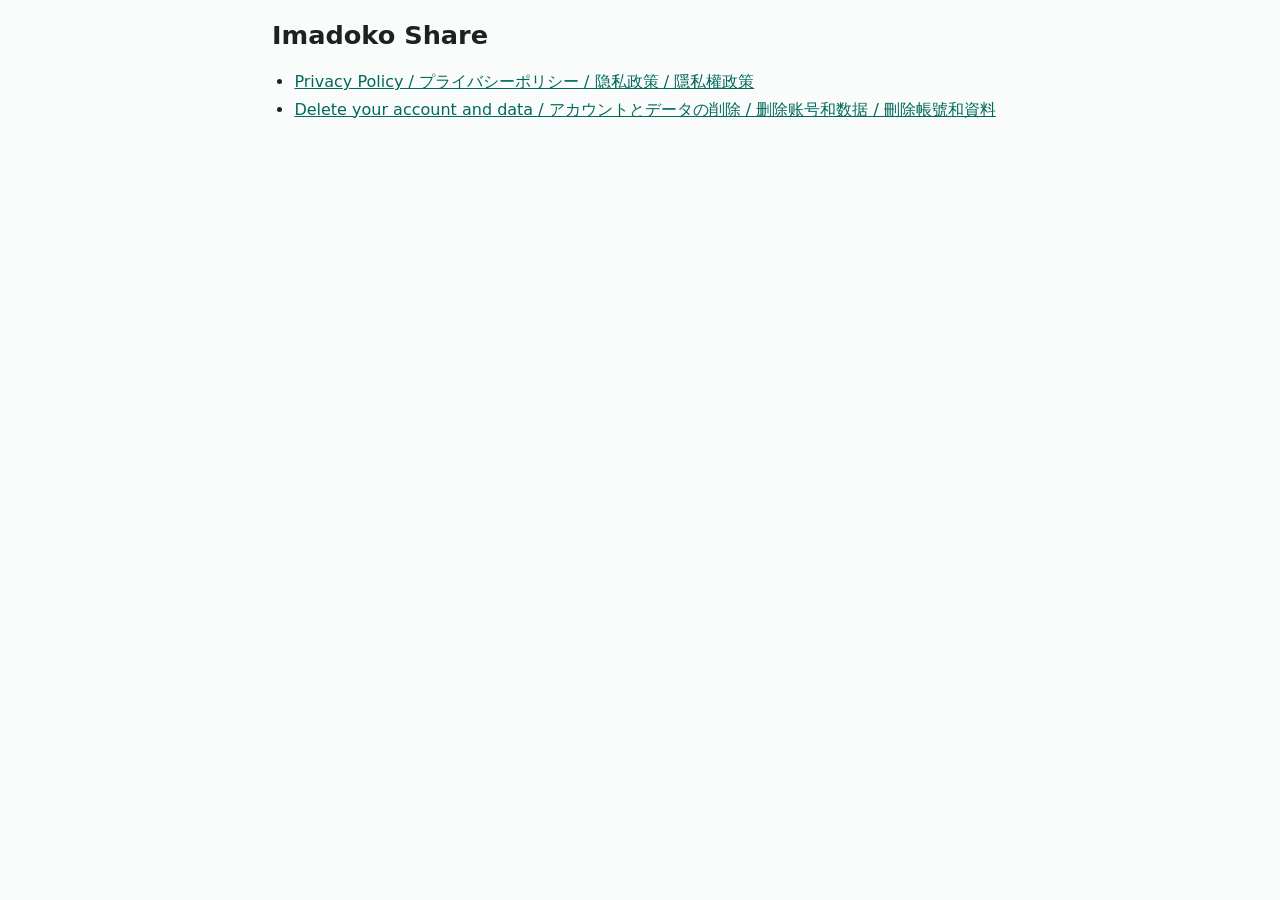
<file: index.html>
<!doctype html>
<html lang="en">
<head>
<meta charset="utf-8">
<meta name="viewport" content="width=device-width, initial-scale=1">
<meta name="referrer" content="no-referrer">
<title>Imadoko Share</title>
<link rel="stylesheet" href="style.css">
</head>
<body>
<main>
<h1>Imadoko Share</h1>
<ul><li><a href="privacy/index.html">Privacy Policy / プライバシーポリシー / 隐私政策 / 隱私權政策</a></li><li><a href="account-deletion/index.html">Delete your account and data / アカウントとデータの削除 / 删除账号和数据 / 刪除帳號和資料</a></li></ul>
</main>
</body>
</html>
</file>
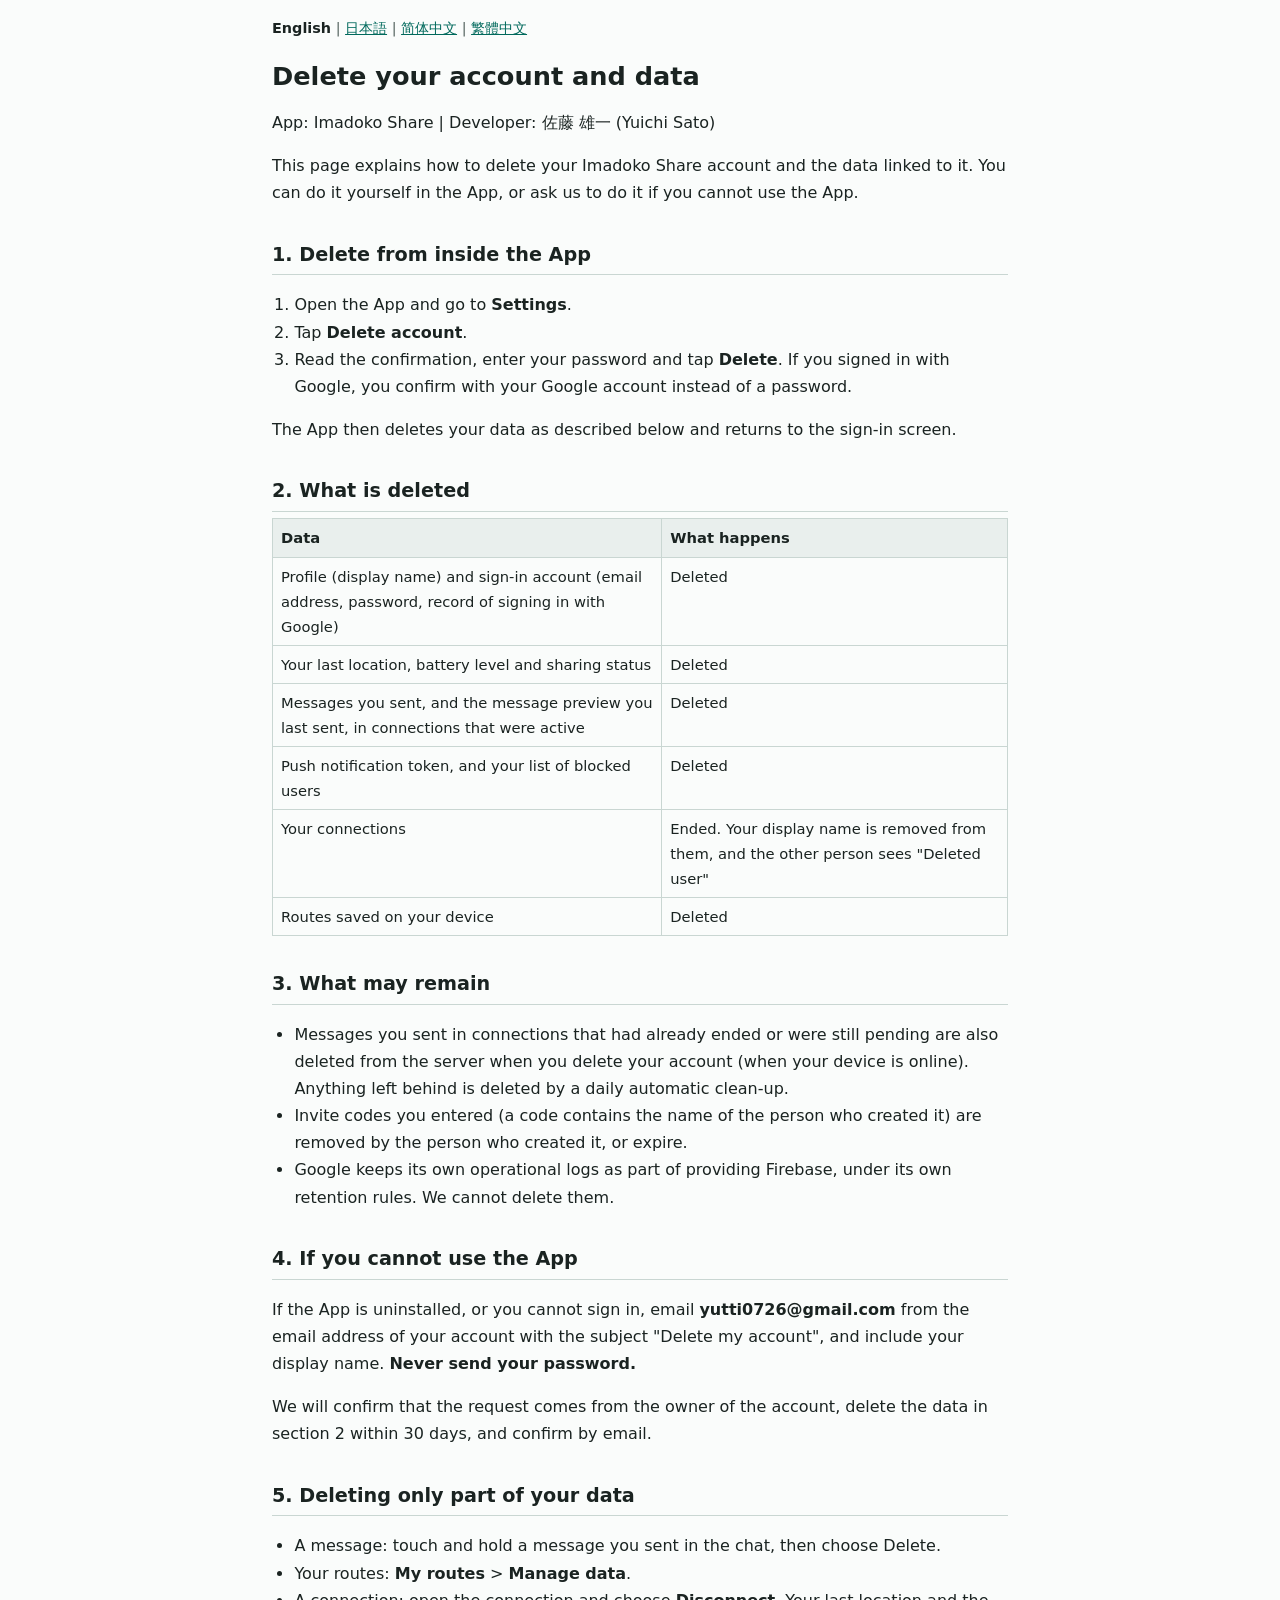
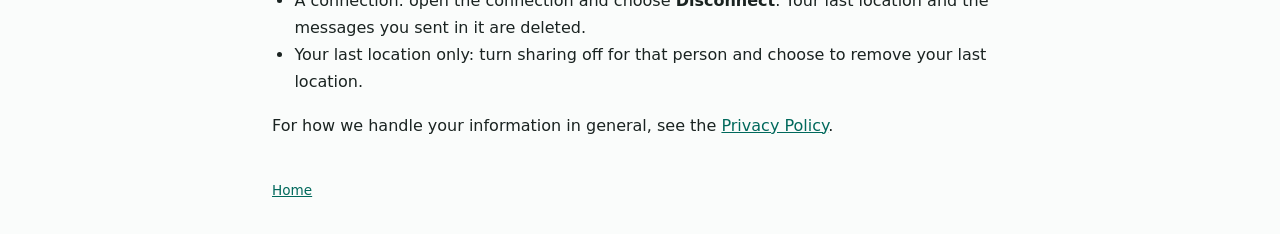
<file: account-deletion/index.html>
<!doctype html>
<html lang="en">
<head>
<meta charset="utf-8">
<meta name="viewport" content="width=device-width, initial-scale=1">
<meta name="referrer" content="no-referrer">
<title>Delete your account and data / アカウントとデータの削除</title>
<link rel="stylesheet" href="../style.css">
</head>
<body>
<main>
<h1>Delete your account and data</h1>
<p>Choose a language / 言語を選んでください / 请选择语言 / 請選擇語言</p>
<ul><li><a href="en.html" hreflang="en" lang="en">English</a></li><li><a href="ja.html" hreflang="ja" lang="ja">日本語</a></li><li><a href="zh-CN.html" hreflang="zh-Hans" lang="zh-Hans">简体中文</a></li><li><a href="zh-TW.html" hreflang="zh-Hant" lang="zh-Hant">繁體中文</a></li></ul>
</main>
<script>
(function(){var l=((navigator.languages&&navigator.languages[0])||navigator.language||'en').toLowerCase();var t='en';
if(l.indexOf('ja')===0){t='ja';}else if(l.indexOf('zh')===0){t=/hant|tw|hk|mo/.test(l)?'zh-TW':'zh-CN';}
location.replace(t+'.html');})();
</script>
</body>
</html>
</file>
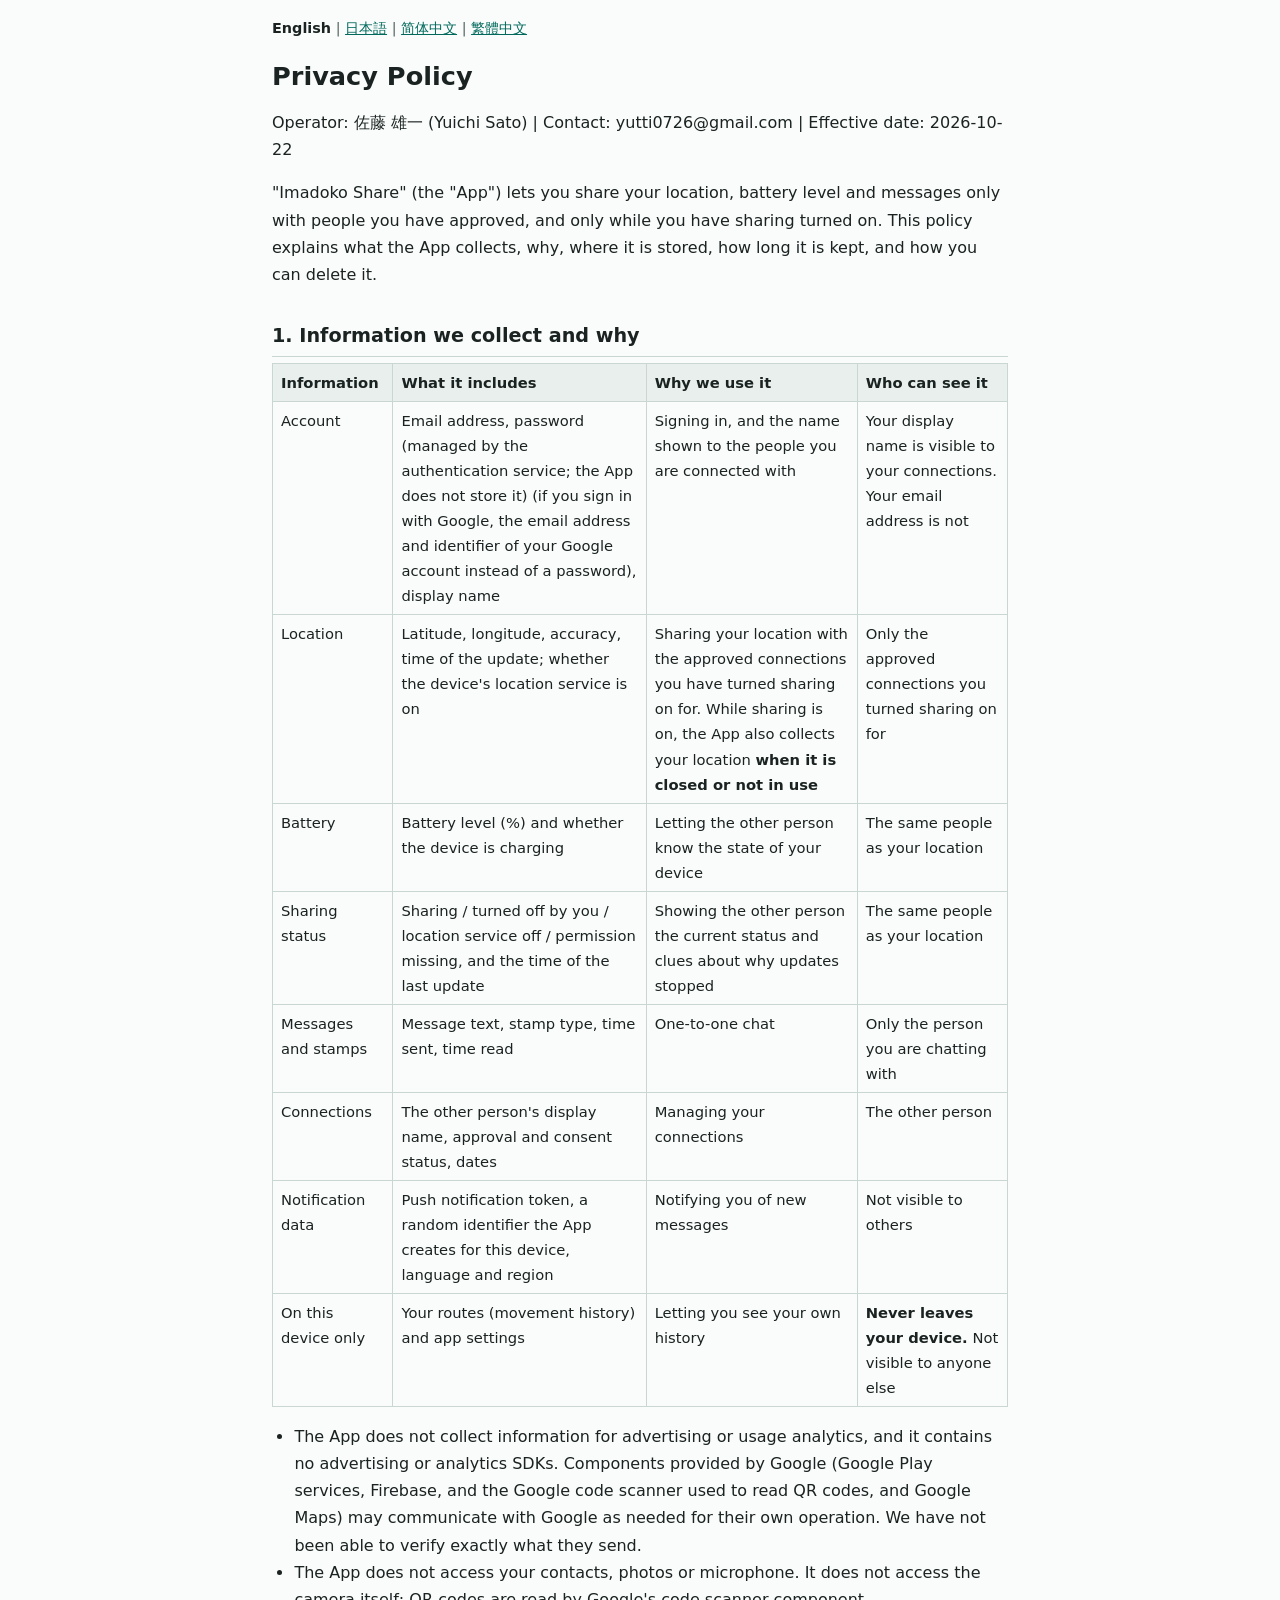
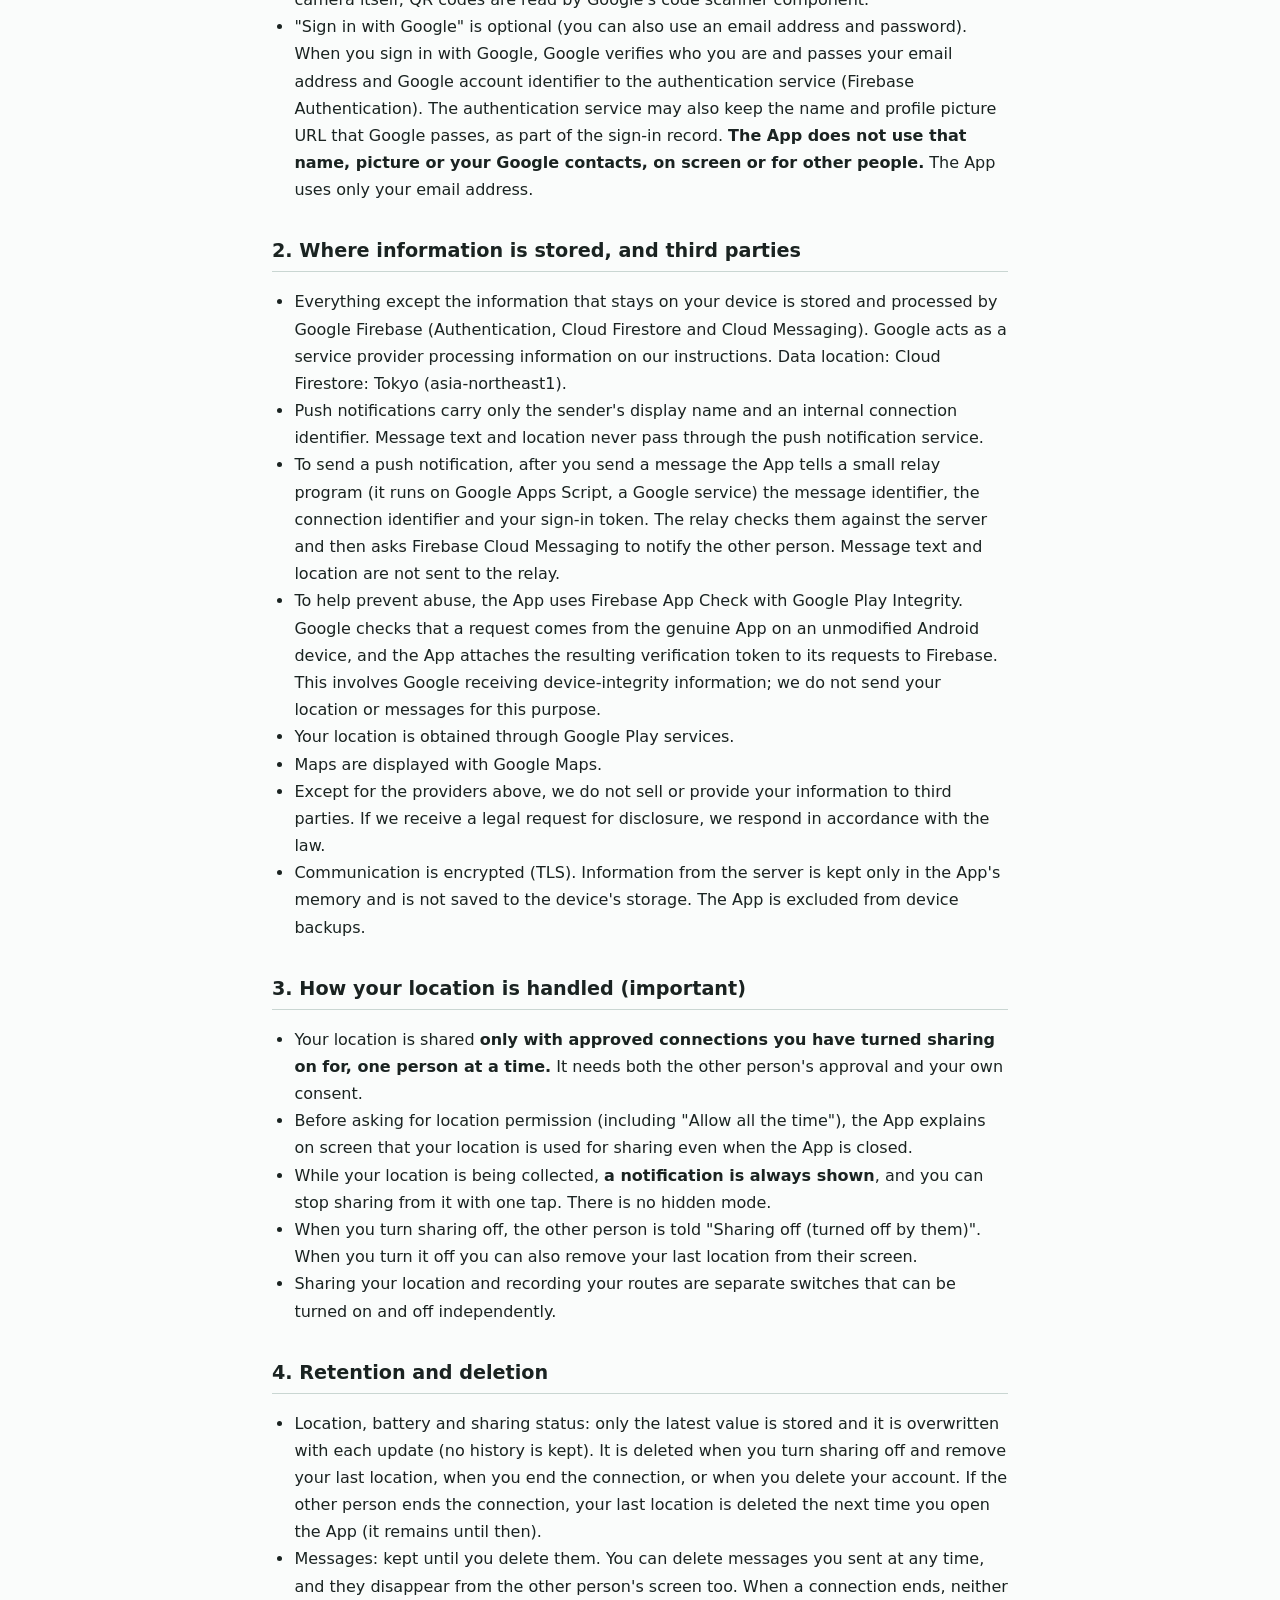
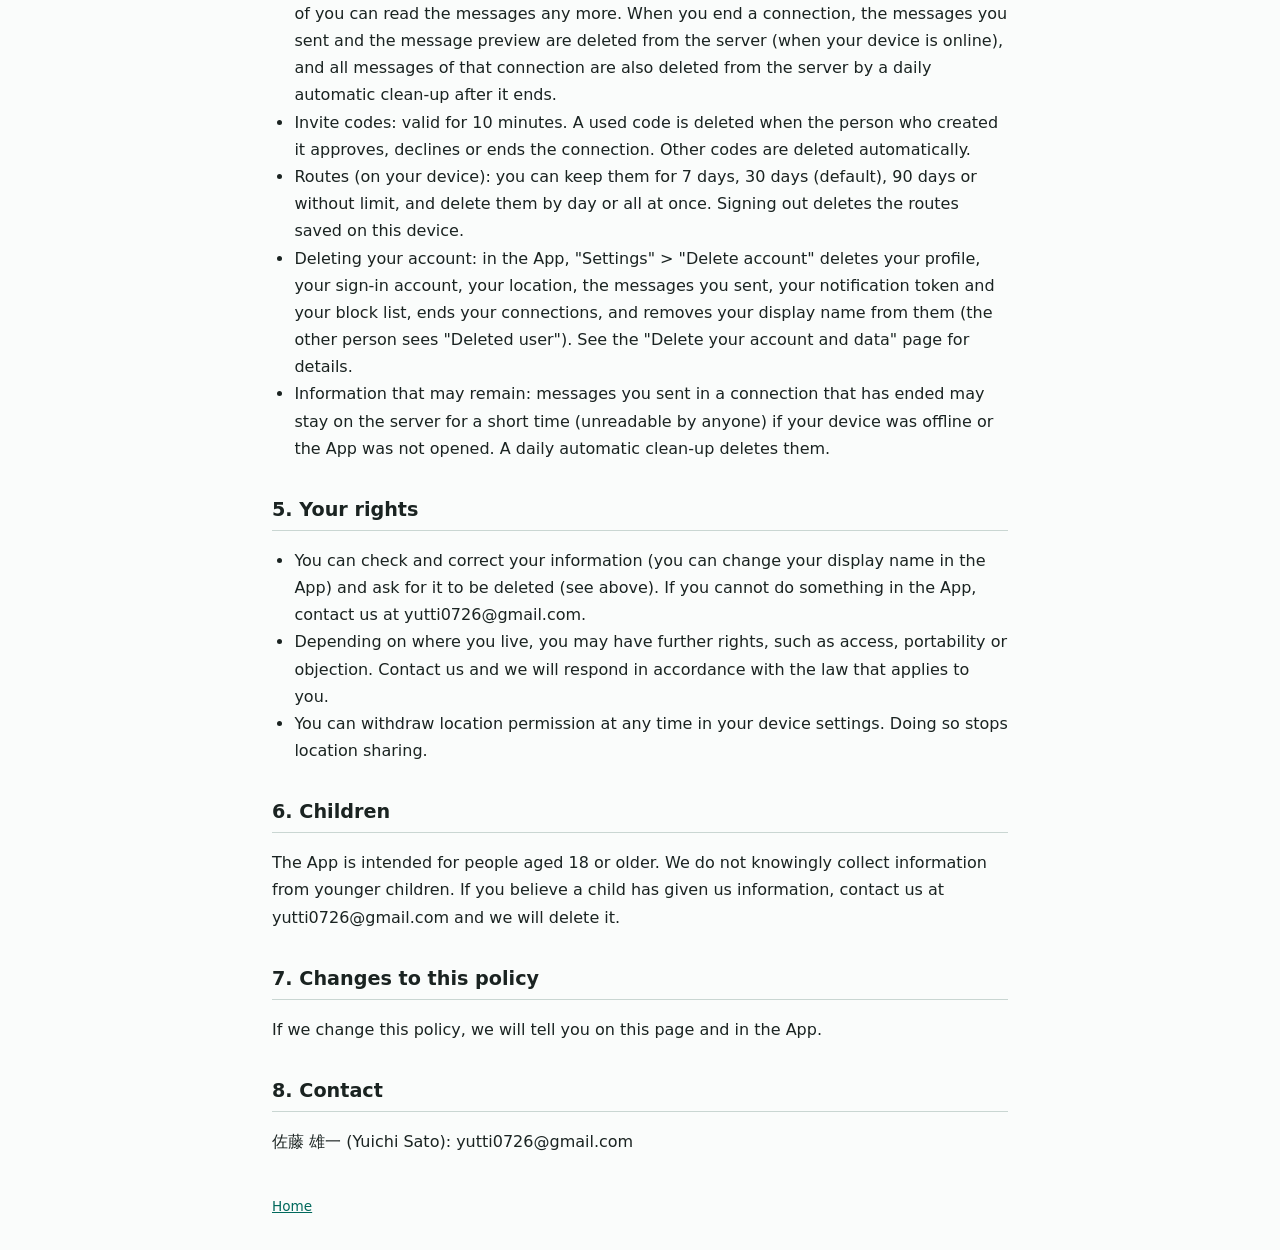
<file: privacy/index.html>
<!doctype html>
<html lang="en">
<head>
<meta charset="utf-8">
<meta name="viewport" content="width=device-width, initial-scale=1">
<meta name="referrer" content="no-referrer">
<title>Privacy Policy / プライバシーポリシー</title>
<link rel="stylesheet" href="../style.css">
</head>
<body>
<main>
<h1>Privacy Policy</h1>
<p>Choose a language / 言語を選んでください / 请选择语言 / 請選擇語言</p>
<ul><li><a href="en.html" hreflang="en" lang="en">English</a></li><li><a href="ja.html" hreflang="ja" lang="ja">日本語</a></li><li><a href="zh-CN.html" hreflang="zh-Hans" lang="zh-Hans">简体中文</a></li><li><a href="zh-TW.html" hreflang="zh-Hant" lang="zh-Hant">繁體中文</a></li></ul>
</main>
<script>
(function(){var l=((navigator.languages&&navigator.languages[0])||navigator.language||'en').toLowerCase();var t='en';
if(l.indexOf('ja')===0){t='ja';}else if(l.indexOf('zh')===0){t=/hant|tw|hk|mo/.test(l)?'zh-TW':'zh-CN';}
location.replace(t+'.html');})();
</script>
</body>
</html>
</file>
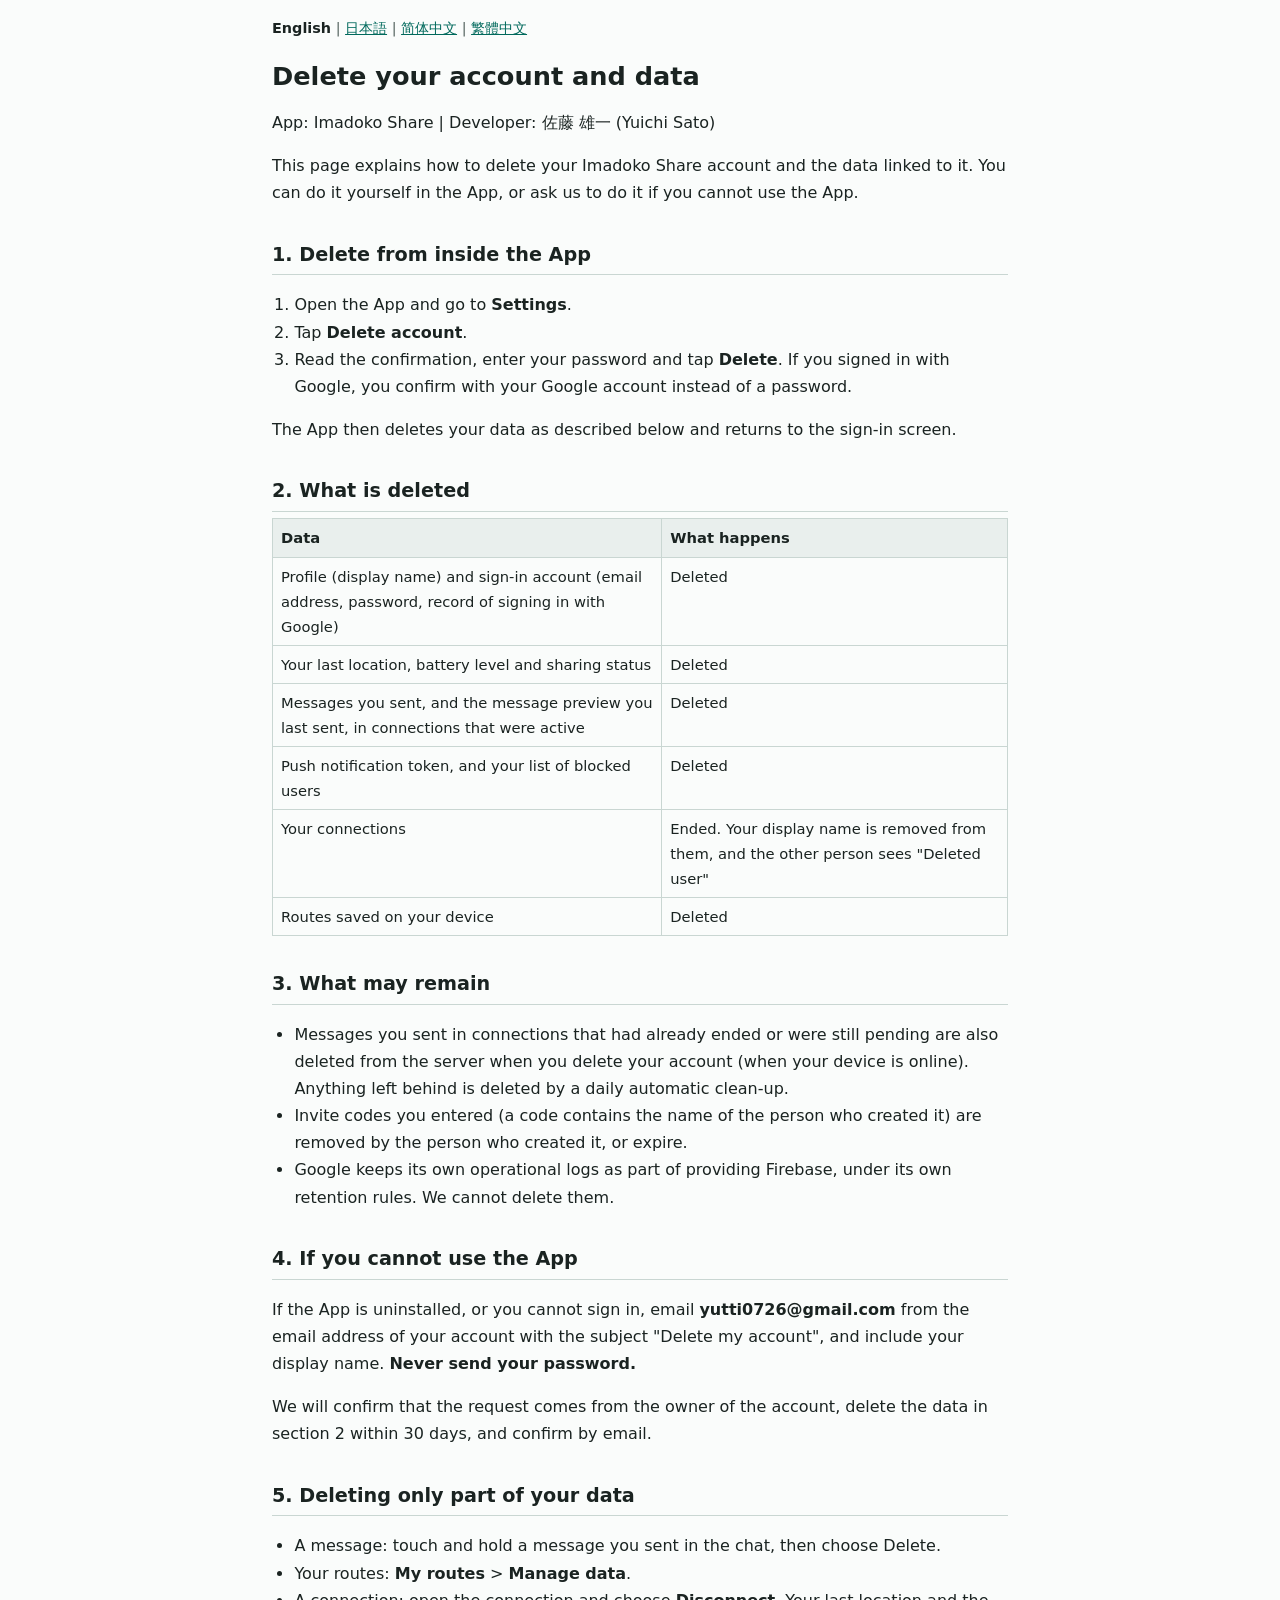
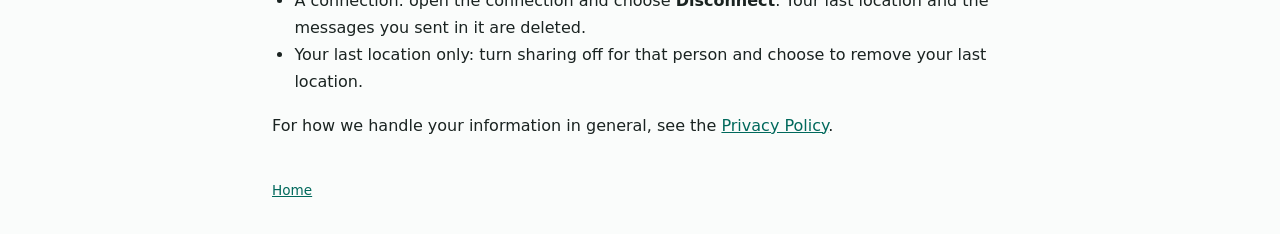
<file: account-deletion/en.html>
<!doctype html>
<html lang="en">
<head>
<meta charset="utf-8">
<meta name="viewport" content="width=device-width, initial-scale=1">
<meta name="referrer" content="no-referrer">
<title>Delete your account and data - Imadoko Share</title>
<link rel="stylesheet" href="../style.css">
</head>
<body>
<header><nav class="lang" aria-label="Language"><span aria-current="page">English</span> | <a href="ja.html" hreflang="ja" lang="ja">日本語</a> | <a href="zh-CN.html" hreflang="zh-Hans" lang="zh-Hans">简体中文</a> | <a href="zh-TW.html" hreflang="zh-Hant" lang="zh-Hant">繁體中文</a></nav></header>
<main>

<h1>Delete your account and data</h1>
<p>App: Imadoko Share | Developer: 佐藤 雄一 (Yuichi Sato)</p>
<p>This page explains how to delete your Imadoko Share account and the data linked to it. You can do it yourself in the App, or ask us to do it if you cannot use the App.</p>
<h2>1. Delete from inside the App</h2>
<ol><li>Open the App and go to <strong>Settings</strong>.</li><li>Tap <strong>Delete account</strong>.</li><li>Read the confirmation, enter your password and tap <strong>Delete</strong>. If you signed in with Google, you confirm with your Google account instead of a password.</li></ol>
<p>The App then deletes your data as described below and returns to the sign-in screen.</p>
<h2>2. What is deleted</h2>
<div class="table-wrap"><table><thead><tr><th>Data</th><th>What happens</th></tr></thead><tbody><tr><td>Profile (display name) and sign-in account (email address, password, record of signing in with Google)</td><td>Deleted</td></tr><tr><td>Your last location, battery level and sharing status</td><td>Deleted</td></tr><tr><td>Messages you sent, and the message preview you last sent, in connections that were active</td><td>Deleted</td></tr><tr><td>Push notification token, and your list of blocked users</td><td>Deleted</td></tr><tr><td>Your connections</td><td>Ended. Your display name is removed from them, and the other person sees &quot;Deleted user&quot;</td></tr><tr><td>Routes saved on your device</td><td>Deleted</td></tr></tbody></table></div>
<h2>3. What may remain</h2>
<ul><li>Messages you sent in connections that had already ended or were still pending are also deleted from the server when you delete your account (when your device is online). Anything left behind is deleted by a daily automatic clean-up.</li><li>Invite codes you entered (a code contains the name of the person who created it) are removed by the person who created it, or expire.</li><li>Google keeps its own operational logs as part of providing Firebase, under its own retention rules. We cannot delete them.</li></ul>
<h2>4. If you cannot use the App</h2>
<p>If the App is uninstalled, or you cannot sign in, email <strong>yutti0726@gmail.com</strong> from the email address of your account with the subject &quot;Delete my account&quot;, and include your display name. <strong>Never send your password.</strong></p>
<p>We will confirm that the request comes from the owner of the account, delete the data in section 2 within 30 days, and confirm by email.</p>
<h2>5. Deleting only part of your data</h2>
<ul><li>A message: touch and hold a message you sent in the chat, then choose Delete.</li><li>Your routes: <strong>My routes</strong> &gt; <strong>Manage data</strong>.</li><li>A connection: open the connection and choose <strong>Disconnect</strong>. Your last location and the messages you sent in it are deleted.</li><li>Your last location only: turn sharing off for that person and choose to remove your last location.</li></ul>
<p>For how we handle your information in general, see the <a href="../privacy/en.html">Privacy Policy</a>.</p>
</main>
<footer><a href="../index.html">Home</a></footer>
</body>
</html>
</file>
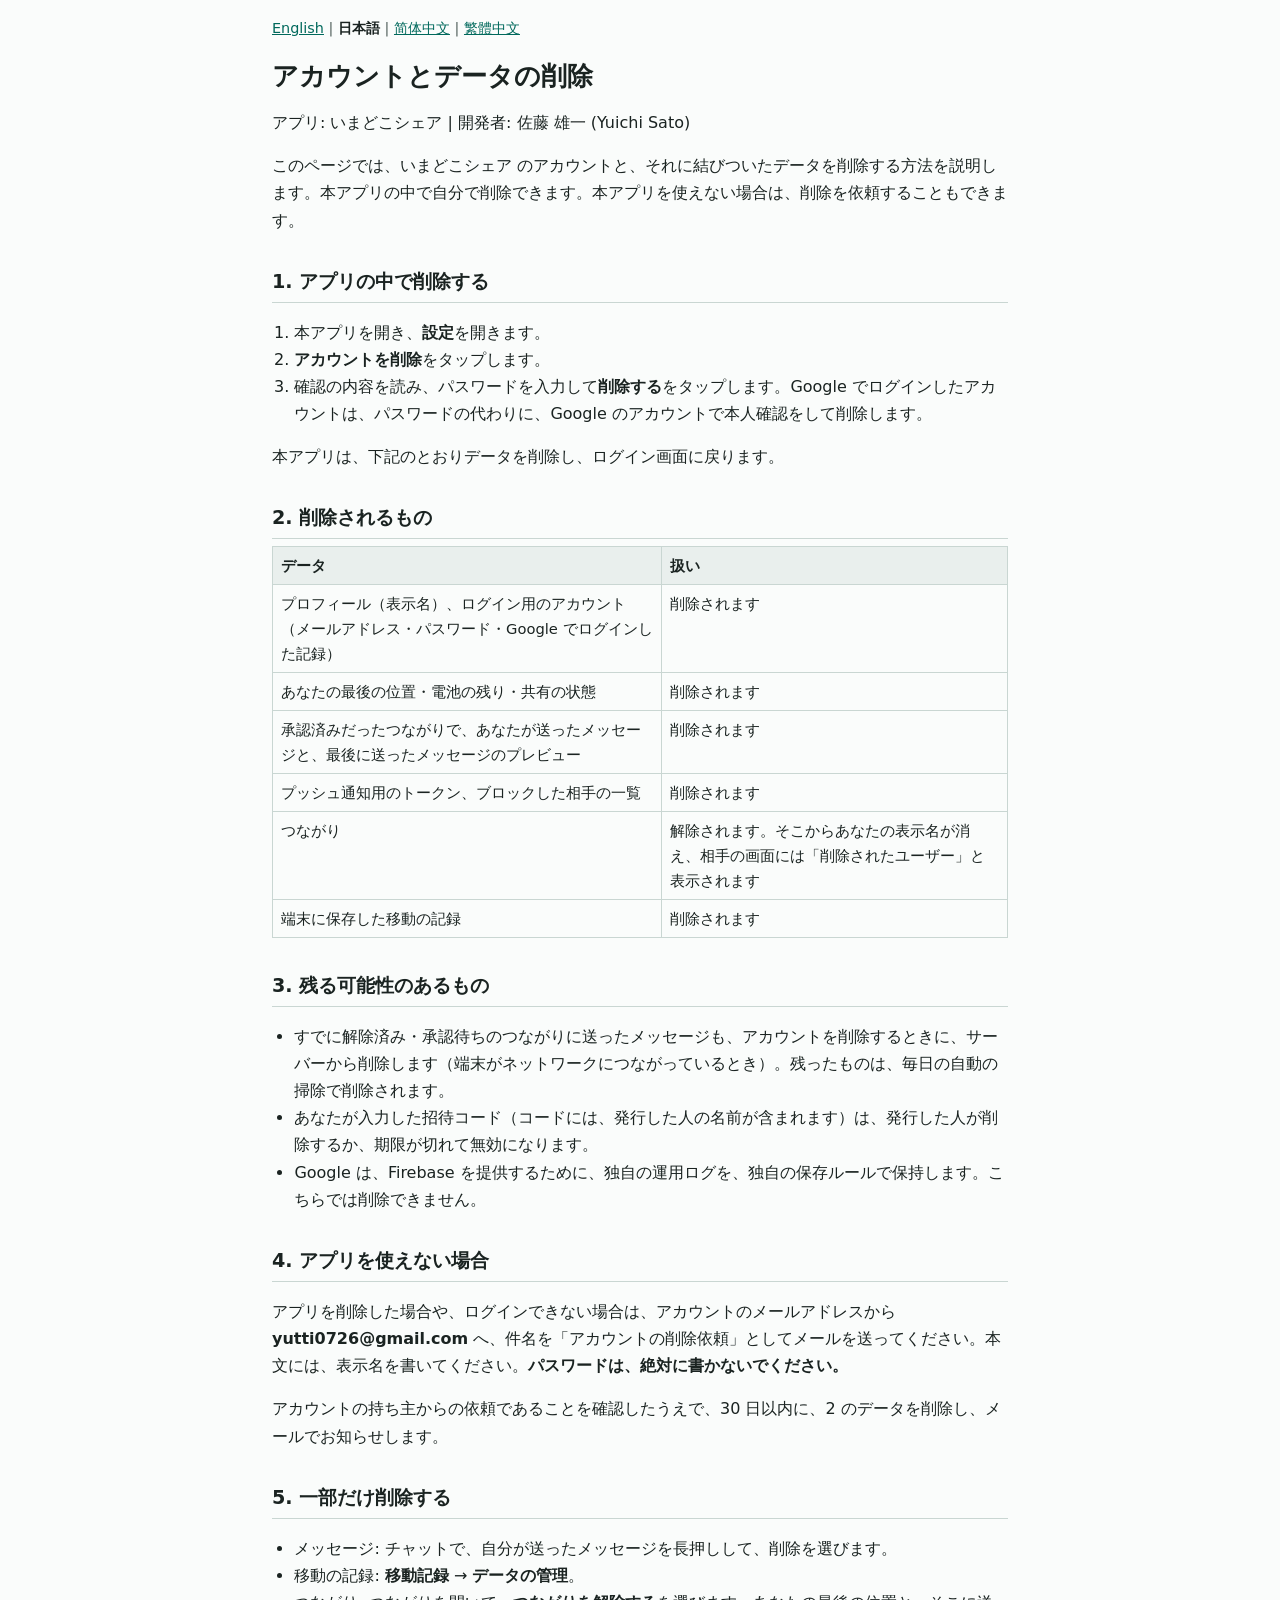
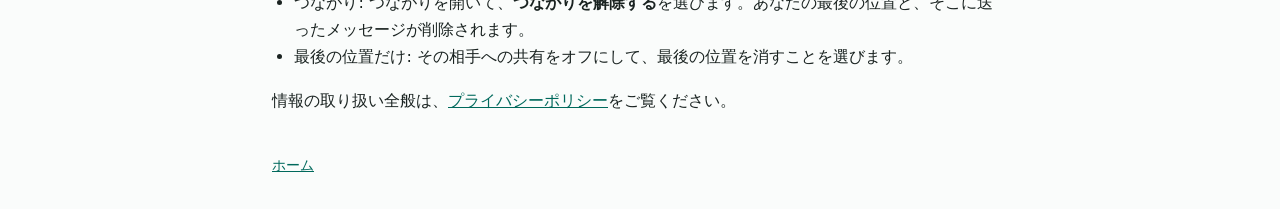
<file: account-deletion/ja.html>
<!doctype html>
<html lang="ja">
<head>
<meta charset="utf-8">
<meta name="viewport" content="width=device-width, initial-scale=1">
<meta name="referrer" content="no-referrer">
<title>アカウントとデータの削除 - いまどこシェア</title>
<link rel="stylesheet" href="../style.css">
</head>
<body>
<header><nav class="lang" aria-label="言語"><a href="en.html" hreflang="en" lang="en">English</a> | <span aria-current="page">日本語</span> | <a href="zh-CN.html" hreflang="zh-Hans" lang="zh-Hans">简体中文</a> | <a href="zh-TW.html" hreflang="zh-Hant" lang="zh-Hant">繁體中文</a></nav></header>
<main>

<h1>アカウントとデータの削除</h1>
<p>アプリ: いまどこシェア | 開発者: 佐藤 雄一 (Yuichi Sato)</p>
<p>このページでは、いまどこシェア のアカウントと、それに結びついたデータを削除する方法を説明します。本アプリの中で自分で削除できます。本アプリを使えない場合は、削除を依頼することもできます。</p>
<h2>1. アプリの中で削除する</h2>
<ol><li>本アプリを開き、<strong>設定</strong>を開きます。</li><li><strong>アカウントを削除</strong>をタップします。</li><li>確認の内容を読み、パスワードを入力して<strong>削除する</strong>をタップします。Google でログインしたアカウントは、パスワードの代わりに、Google のアカウントで本人確認をして削除します。</li></ol>
<p>本アプリは、下記のとおりデータを削除し、ログイン画面に戻ります。</p>
<h2>2. 削除されるもの</h2>
<div class="table-wrap"><table><thead><tr><th>データ</th><th>扱い</th></tr></thead><tbody><tr><td>プロフィール（表示名）、ログイン用のアカウント（メールアドレス・パスワード・Google でログインした記録）</td><td>削除されます</td></tr><tr><td>あなたの最後の位置・電池の残り・共有の状態</td><td>削除されます</td></tr><tr><td>承認済みだったつながりで、あなたが送ったメッセージと、最後に送ったメッセージのプレビュー</td><td>削除されます</td></tr><tr><td>プッシュ通知用のトークン、ブロックした相手の一覧</td><td>削除されます</td></tr><tr><td>つながり</td><td>解除されます。そこからあなたの表示名が消え、相手の画面には「削除されたユーザー」と表示されます</td></tr><tr><td>端末に保存した移動の記録</td><td>削除されます</td></tr></tbody></table></div>
<h2>3. 残る可能性のあるもの</h2>
<ul><li>すでに解除済み・承認待ちのつながりに送ったメッセージも、アカウントを削除するときに、サーバーから削除します（端末がネットワークにつながっているとき）。残ったものは、毎日の自動の掃除で削除されます。</li><li>あなたが入力した招待コード（コードには、発行した人の名前が含まれます）は、発行した人が削除するか、期限が切れて無効になります。</li><li>Google は、Firebase を提供するために、独自の運用ログを、独自の保存ルールで保持します。こちらでは削除できません。</li></ul>
<h2>4. アプリを使えない場合</h2>
<p>アプリを削除した場合や、ログインできない場合は、アカウントのメールアドレスから <strong>yutti0726@gmail.com</strong> へ、件名を「アカウントの削除依頼」としてメールを送ってください。本文には、表示名を書いてください。<strong>パスワードは、絶対に書かないでください。</strong></p>
<p>アカウントの持ち主からの依頼であることを確認したうえで、30 日以内に、2 のデータを削除し、メールでお知らせします。</p>
<h2>5. 一部だけ削除する</h2>
<ul><li>メッセージ: チャットで、自分が送ったメッセージを長押しして、削除を選びます。</li><li>移動の記録: <strong>移動記録</strong> → <strong>データの管理</strong>。</li><li>つながり: つながりを開いて、<strong>つながりを解除する</strong>を選びます。あなたの最後の位置と、そこに送ったメッセージが削除されます。</li><li>最後の位置だけ: その相手への共有をオフにして、最後の位置を消すことを選びます。</li></ul>
<p>情報の取り扱い全般は、<a href="../privacy/ja.html">プライバシーポリシー</a>をご覧ください。</p>
</main>
<footer><a href="../index.html">ホーム</a></footer>
</body>
</html>
</file>
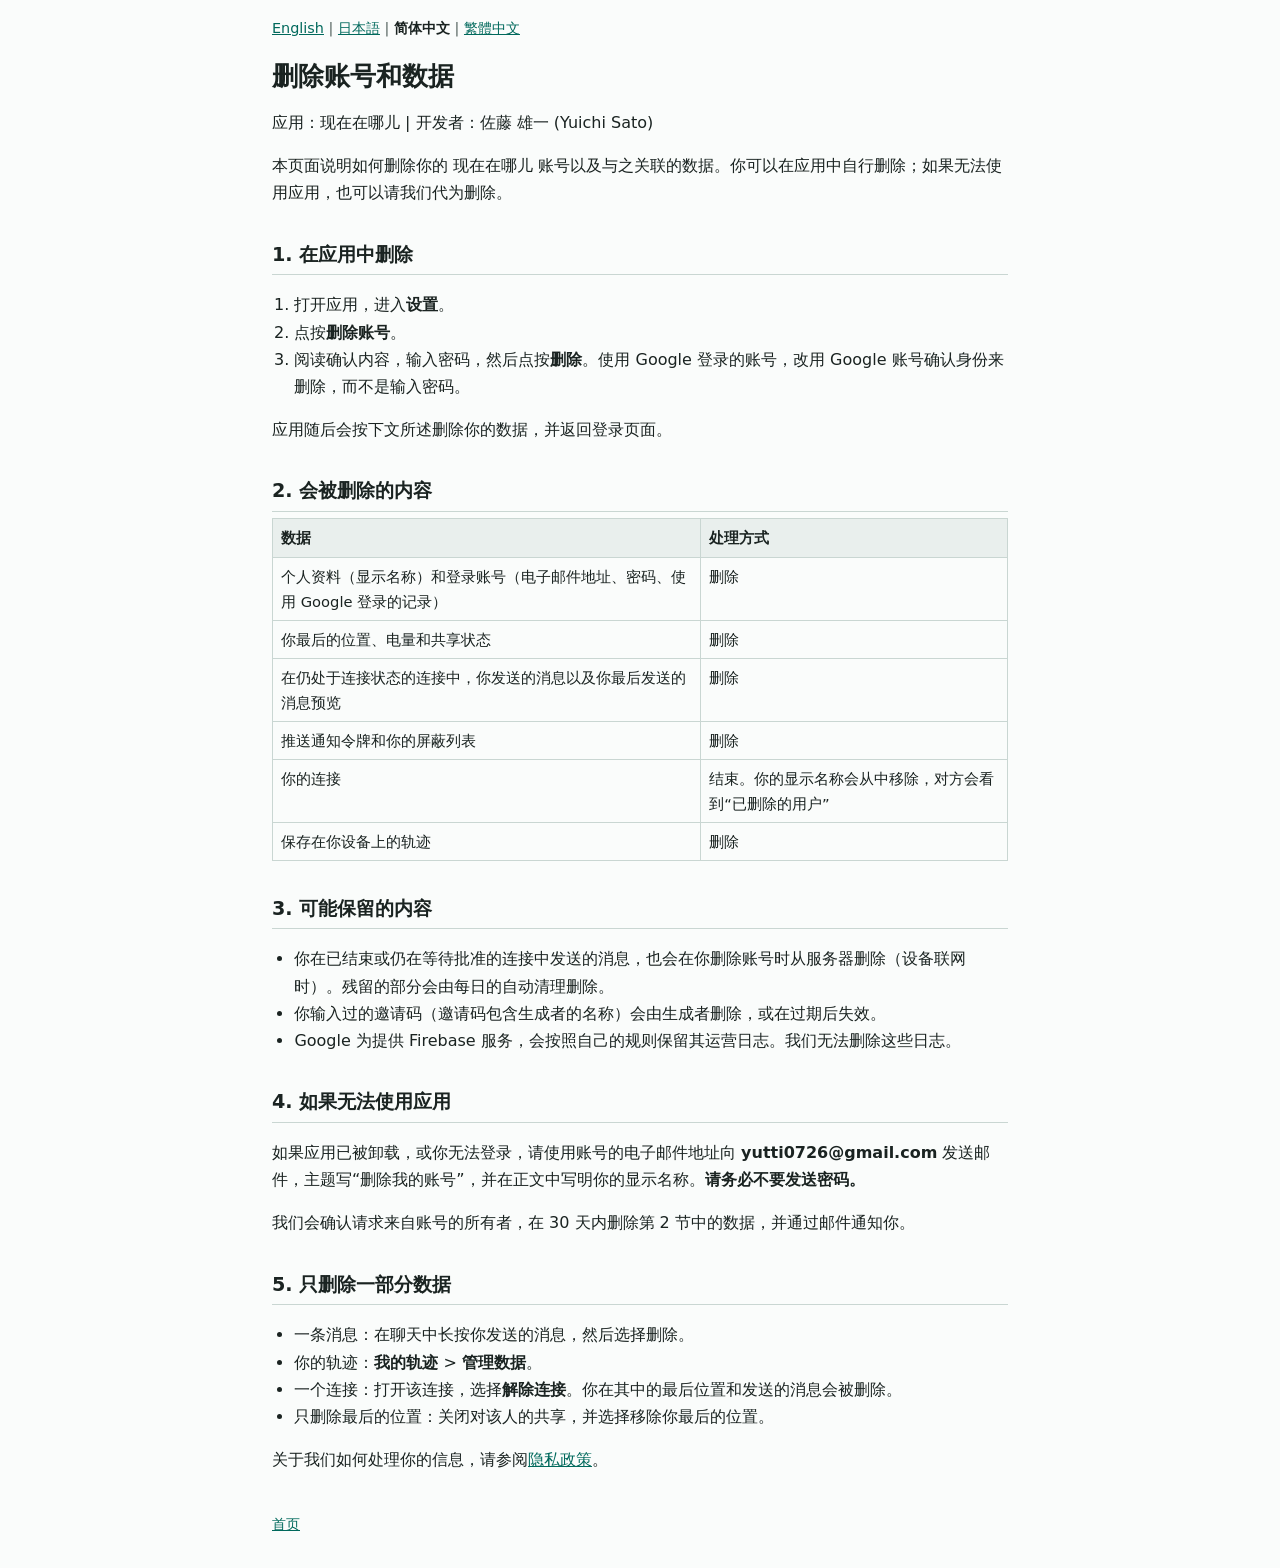
<file: account-deletion/zh-CN.html>
<!doctype html>
<html lang="zh-Hans">
<head>
<meta charset="utf-8">
<meta name="viewport" content="width=device-width, initial-scale=1">
<meta name="referrer" content="no-referrer">
<title>删除账号和数据 - 现在在哪儿</title>
<link rel="stylesheet" href="../style.css">
</head>
<body>
<header><nav class="lang" aria-label="语言"><a href="en.html" hreflang="en" lang="en">English</a> | <a href="ja.html" hreflang="ja" lang="ja">日本語</a> | <span aria-current="page">简体中文</span> | <a href="zh-TW.html" hreflang="zh-Hant" lang="zh-Hant">繁體中文</a></nav></header>
<main>

<h1>删除账号和数据</h1>
<p>应用：现在在哪儿 | 开发者：佐藤 雄一 (Yuichi Sato)</p>
<p>本页面说明如何删除你的 现在在哪儿 账号以及与之关联的数据。你可以在应用中自行删除；如果无法使用应用，也可以请我们代为删除。</p>
<h2>1. 在应用中删除</h2>
<ol><li>打开应用，进入<strong>设置</strong>。</li><li>点按<strong>删除账号</strong>。</li><li>阅读确认内容，输入密码，然后点按<strong>删除</strong>。使用 Google 登录的账号，改用 Google 账号确认身份来删除，而不是输入密码。</li></ol>
<p>应用随后会按下文所述删除你的数据，并返回登录页面。</p>
<h2>2. 会被删除的内容</h2>
<div class="table-wrap"><table><thead><tr><th>数据</th><th>处理方式</th></tr></thead><tbody><tr><td>个人资料（显示名称）和登录账号（电子邮件地址、密码、使用 Google 登录的记录）</td><td>删除</td></tr><tr><td>你最后的位置、电量和共享状态</td><td>删除</td></tr><tr><td>在仍处于连接状态的连接中，你发送的消息以及你最后发送的消息预览</td><td>删除</td></tr><tr><td>推送通知令牌和你的屏蔽列表</td><td>删除</td></tr><tr><td>你的连接</td><td>结束。你的显示名称会从中移除，对方会看到“已删除的用户”</td></tr><tr><td>保存在你设备上的轨迹</td><td>删除</td></tr></tbody></table></div>
<h2>3. 可能保留的内容</h2>
<ul><li>你在已结束或仍在等待批准的连接中发送的消息，也会在你删除账号时从服务器删除（设备联网时）。残留的部分会由每日的自动清理删除。</li><li>你输入过的邀请码（邀请码包含生成者的名称）会由生成者删除，或在过期后失效。</li><li>Google 为提供 Firebase 服务，会按照自己的规则保留其运营日志。我们无法删除这些日志。</li></ul>
<h2>4. 如果无法使用应用</h2>
<p>如果应用已被卸载，或你无法登录，请使用账号的电子邮件地址向 <strong>yutti0726@gmail.com</strong> 发送邮件，主题写“删除我的账号”，并在正文中写明你的显示名称。<strong>请务必不要发送密码。</strong></p>
<p>我们会确认请求来自账号的所有者，在 30 天内删除第 2 节中的数据，并通过邮件通知你。</p>
<h2>5. 只删除一部分数据</h2>
<ul><li>一条消息：在聊天中长按你发送的消息，然后选择删除。</li><li>你的轨迹：<strong>我的轨迹</strong> &gt; <strong>管理数据</strong>。</li><li>一个连接：打开该连接，选择<strong>解除连接</strong>。你在其中的最后位置和发送的消息会被删除。</li><li>只删除最后的位置：关闭对该人的共享，并选择移除你最后的位置。</li></ul>
<p>关于我们如何处理你的信息，请参阅<a href="../privacy/zh-CN.html">隐私政策</a>。</p>
</main>
<footer><a href="../index.html">首页</a></footer>
</body>
</html>
</file>
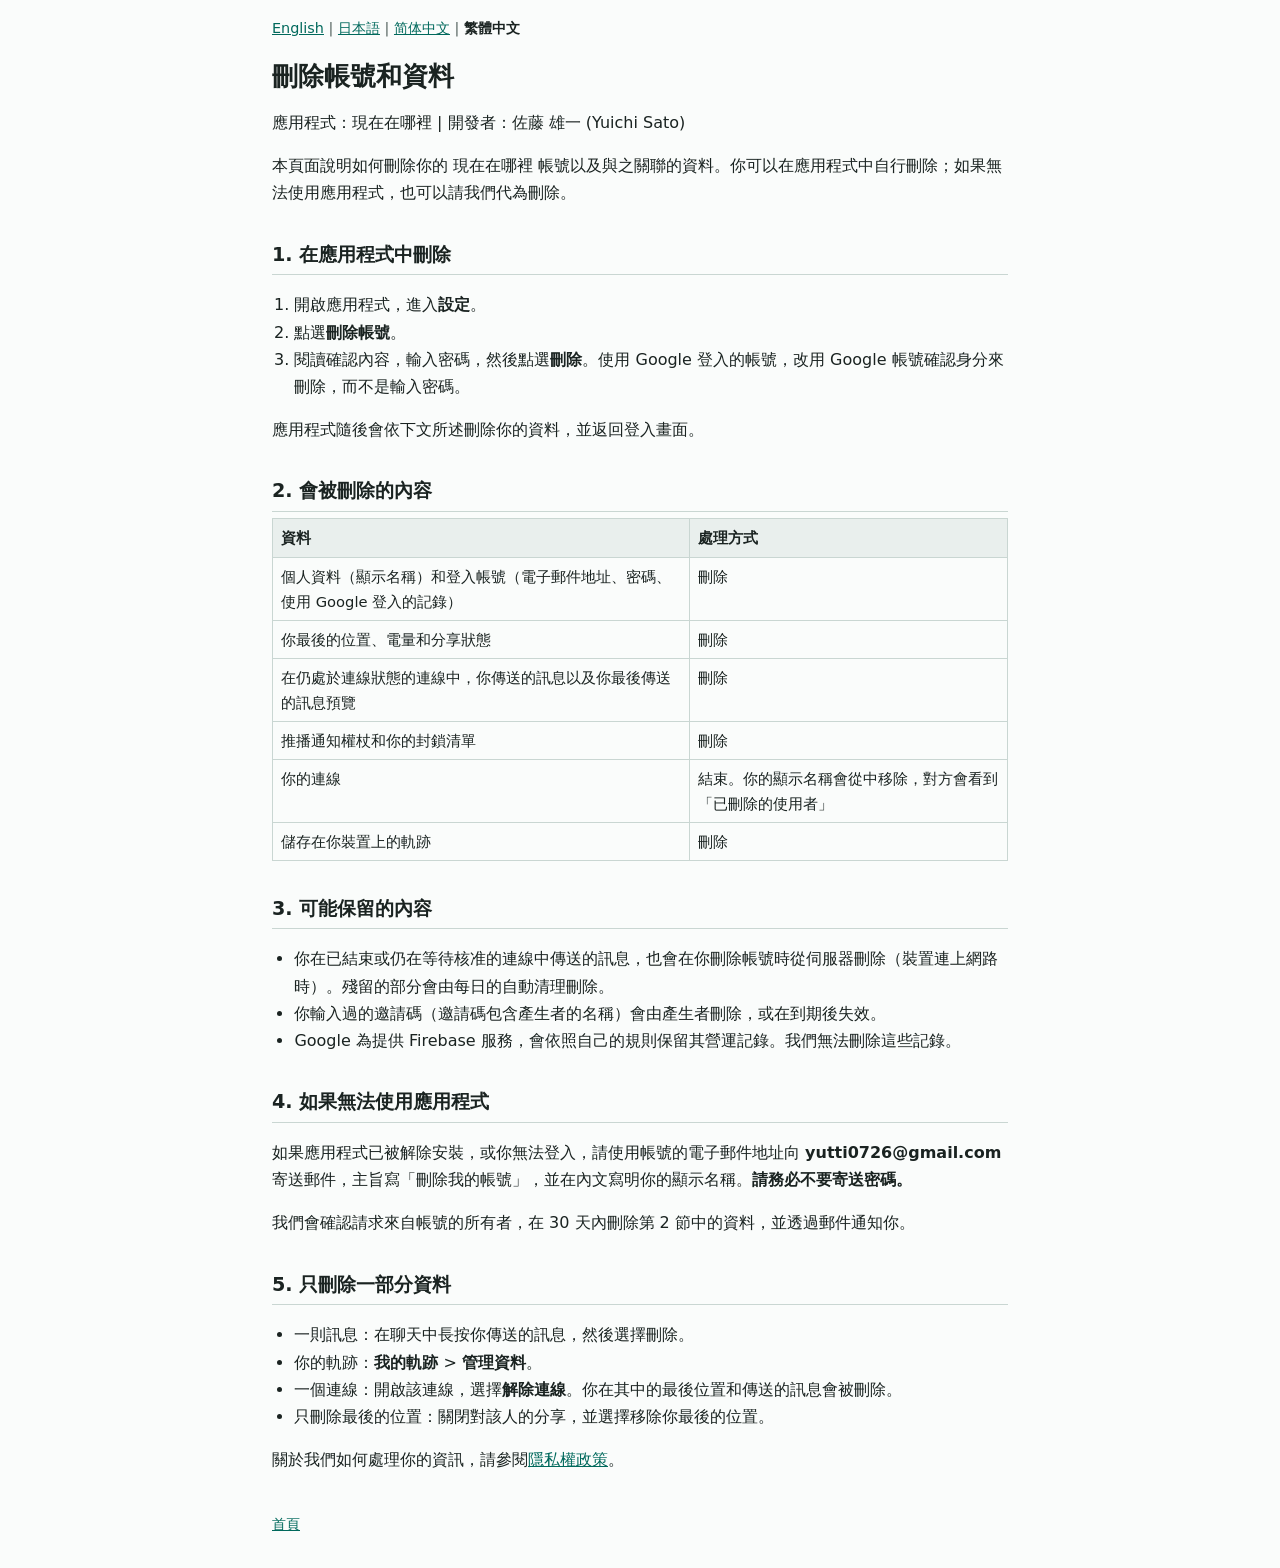
<file: account-deletion/zh-TW.html>
<!doctype html>
<html lang="zh-Hant">
<head>
<meta charset="utf-8">
<meta name="viewport" content="width=device-width, initial-scale=1">
<meta name="referrer" content="no-referrer">
<title>刪除帳號和資料 - 現在在哪裡</title>
<link rel="stylesheet" href="../style.css">
</head>
<body>
<header><nav class="lang" aria-label="語言"><a href="en.html" hreflang="en" lang="en">English</a> | <a href="ja.html" hreflang="ja" lang="ja">日本語</a> | <a href="zh-CN.html" hreflang="zh-Hans" lang="zh-Hans">简体中文</a> | <span aria-current="page">繁體中文</span></nav></header>
<main>

<h1>刪除帳號和資料</h1>
<p>應用程式：現在在哪裡 | 開發者：佐藤 雄一 (Yuichi Sato)</p>
<p>本頁面說明如何刪除你的 現在在哪裡 帳號以及與之關聯的資料。你可以在應用程式中自行刪除；如果無法使用應用程式，也可以請我們代為刪除。</p>
<h2>1. 在應用程式中刪除</h2>
<ol><li>開啟應用程式，進入<strong>設定</strong>。</li><li>點選<strong>刪除帳號</strong>。</li><li>閱讀確認內容，輸入密碼，然後點選<strong>刪除</strong>。使用 Google 登入的帳號，改用 Google 帳號確認身分來刪除，而不是輸入密碼。</li></ol>
<p>應用程式隨後會依下文所述刪除你的資料，並返回登入畫面。</p>
<h2>2. 會被刪除的內容</h2>
<div class="table-wrap"><table><thead><tr><th>資料</th><th>處理方式</th></tr></thead><tbody><tr><td>個人資料（顯示名稱）和登入帳號（電子郵件地址、密碼、使用 Google 登入的記錄）</td><td>刪除</td></tr><tr><td>你最後的位置、電量和分享狀態</td><td>刪除</td></tr><tr><td>在仍處於連線狀態的連線中，你傳送的訊息以及你最後傳送的訊息預覽</td><td>刪除</td></tr><tr><td>推播通知權杖和你的封鎖清單</td><td>刪除</td></tr><tr><td>你的連線</td><td>結束。你的顯示名稱會從中移除，對方會看到「已刪除的使用者」</td></tr><tr><td>儲存在你裝置上的軌跡</td><td>刪除</td></tr></tbody></table></div>
<h2>3. 可能保留的內容</h2>
<ul><li>你在已結束或仍在等待核准的連線中傳送的訊息，也會在你刪除帳號時從伺服器刪除（裝置連上網路時）。殘留的部分會由每日的自動清理刪除。</li><li>你輸入過的邀請碼（邀請碼包含產生者的名稱）會由產生者刪除，或在到期後失效。</li><li>Google 為提供 Firebase 服務，會依照自己的規則保留其營運記錄。我們無法刪除這些記錄。</li></ul>
<h2>4. 如果無法使用應用程式</h2>
<p>如果應用程式已被解除安裝，或你無法登入，請使用帳號的電子郵件地址向 <strong>yutti0726@gmail.com</strong> 寄送郵件，主旨寫「刪除我的帳號」，並在內文寫明你的顯示名稱。<strong>請務必不要寄送密碼。</strong></p>
<p>我們會確認請求來自帳號的所有者，在 30 天內刪除第 2 節中的資料，並透過郵件通知你。</p>
<h2>5. 只刪除一部分資料</h2>
<ul><li>一則訊息：在聊天中長按你傳送的訊息，然後選擇刪除。</li><li>你的軌跡：<strong>我的軌跡</strong> &gt; <strong>管理資料</strong>。</li><li>一個連線：開啟該連線，選擇<strong>解除連線</strong>。你在其中的最後位置和傳送的訊息會被刪除。</li><li>只刪除最後的位置：關閉對該人的分享，並選擇移除你最後的位置。</li></ul>
<p>關於我們如何處理你的資訊，請參閱<a href="../privacy/zh-TW.html">隱私權政策</a>。</p>
</main>
<footer><a href="../index.html">首頁</a></footer>
</body>
</html>
</file>
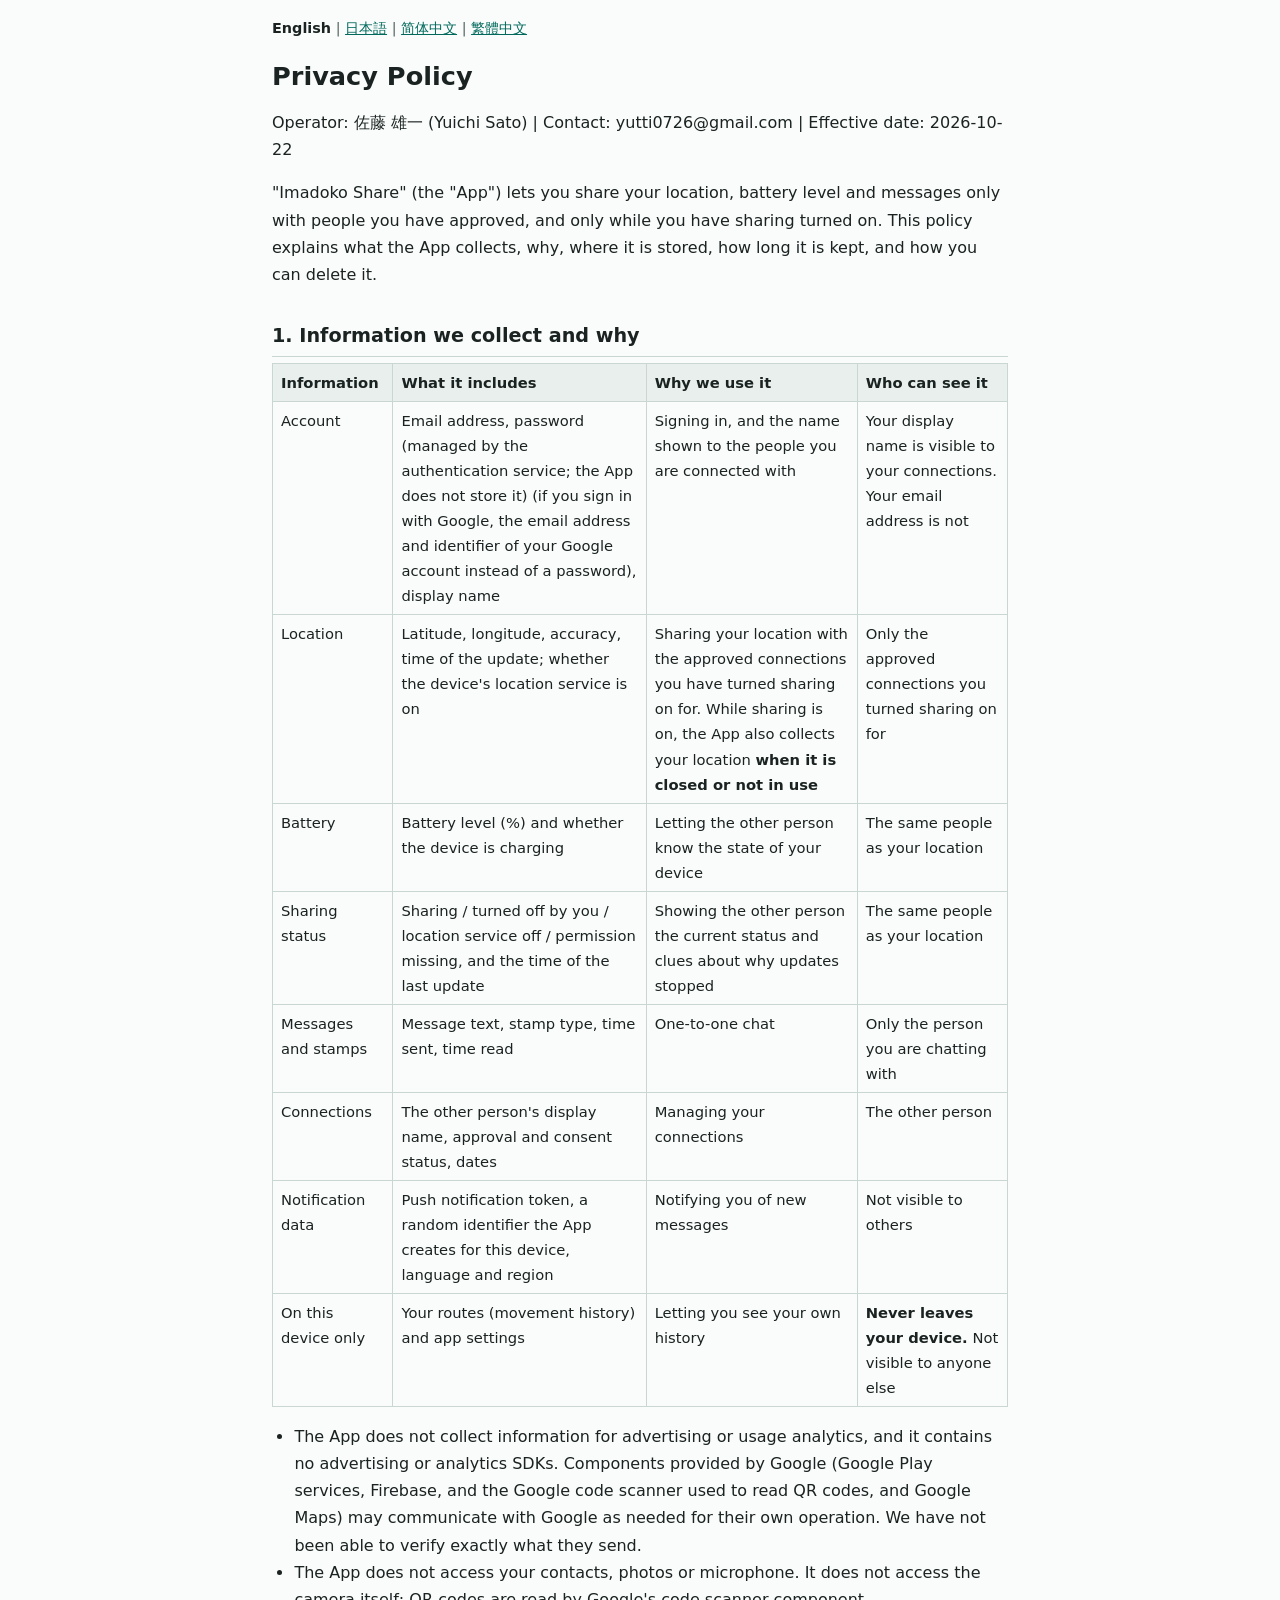
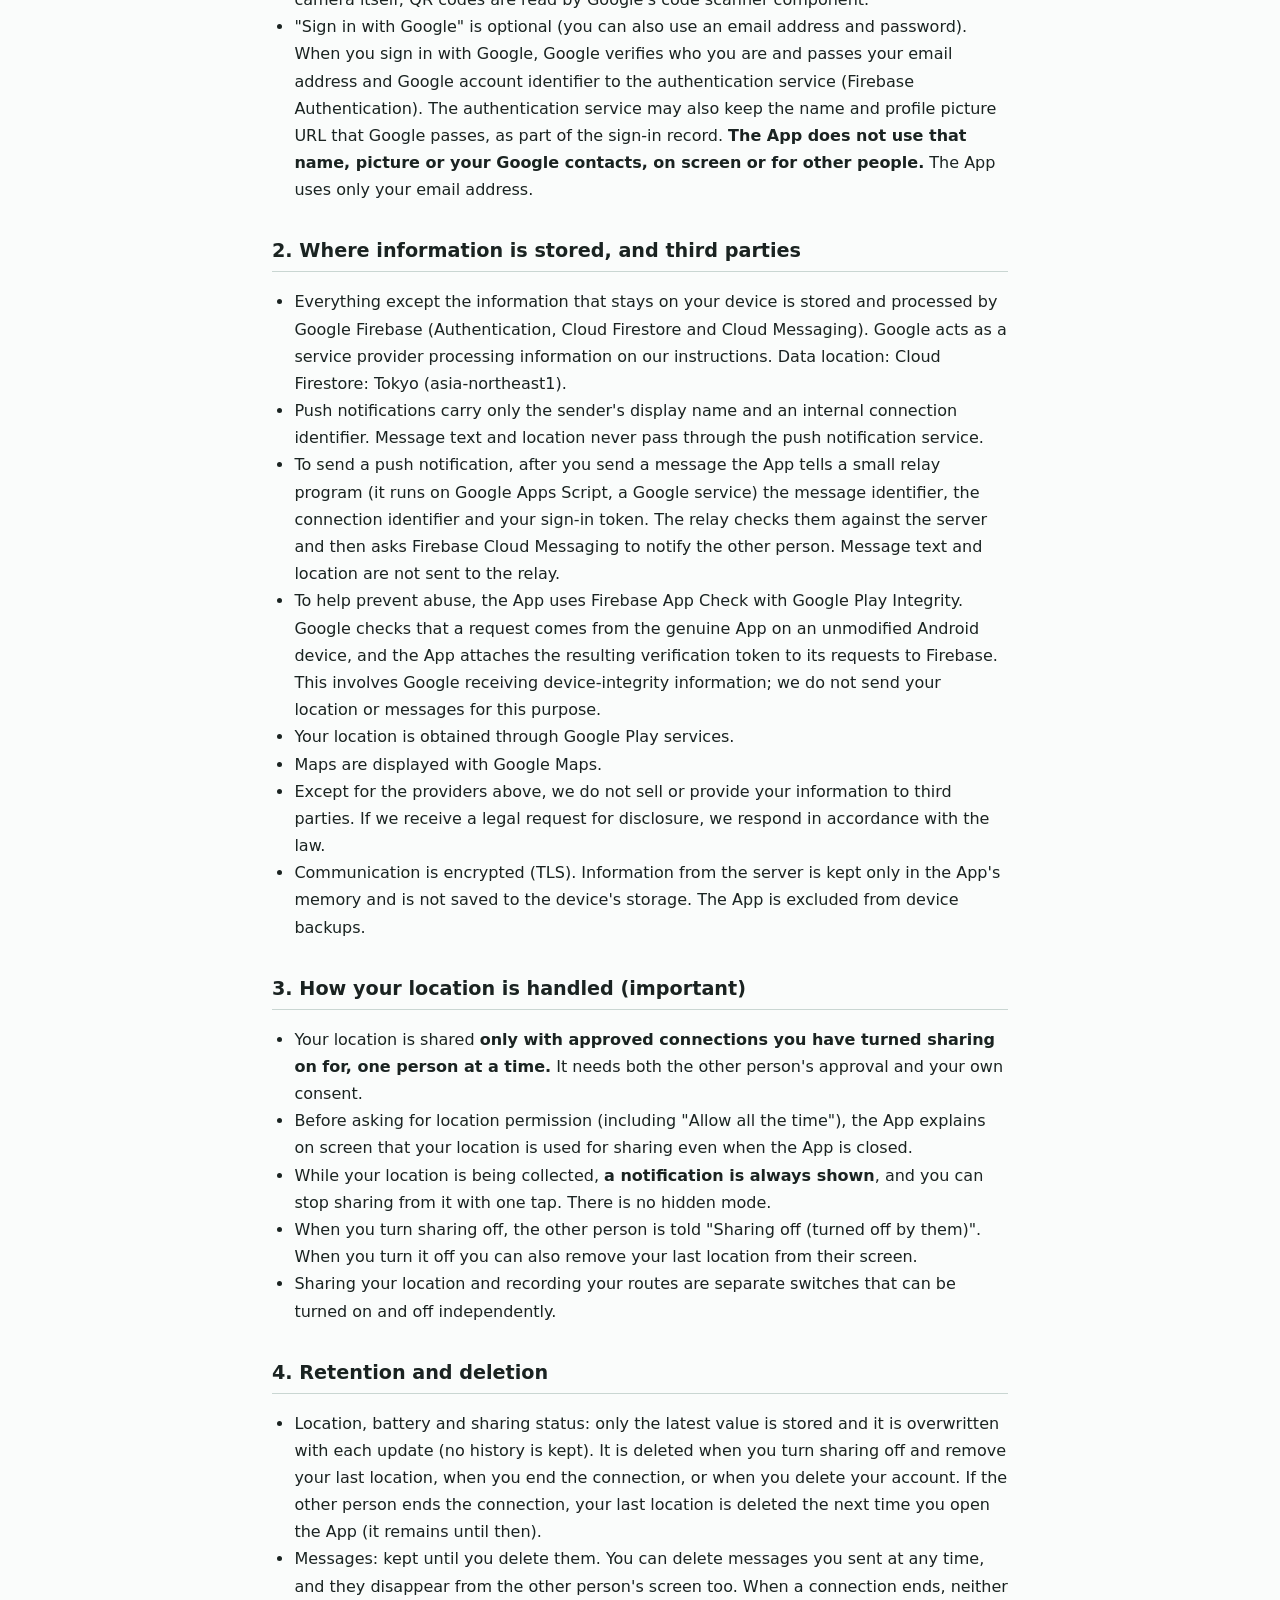
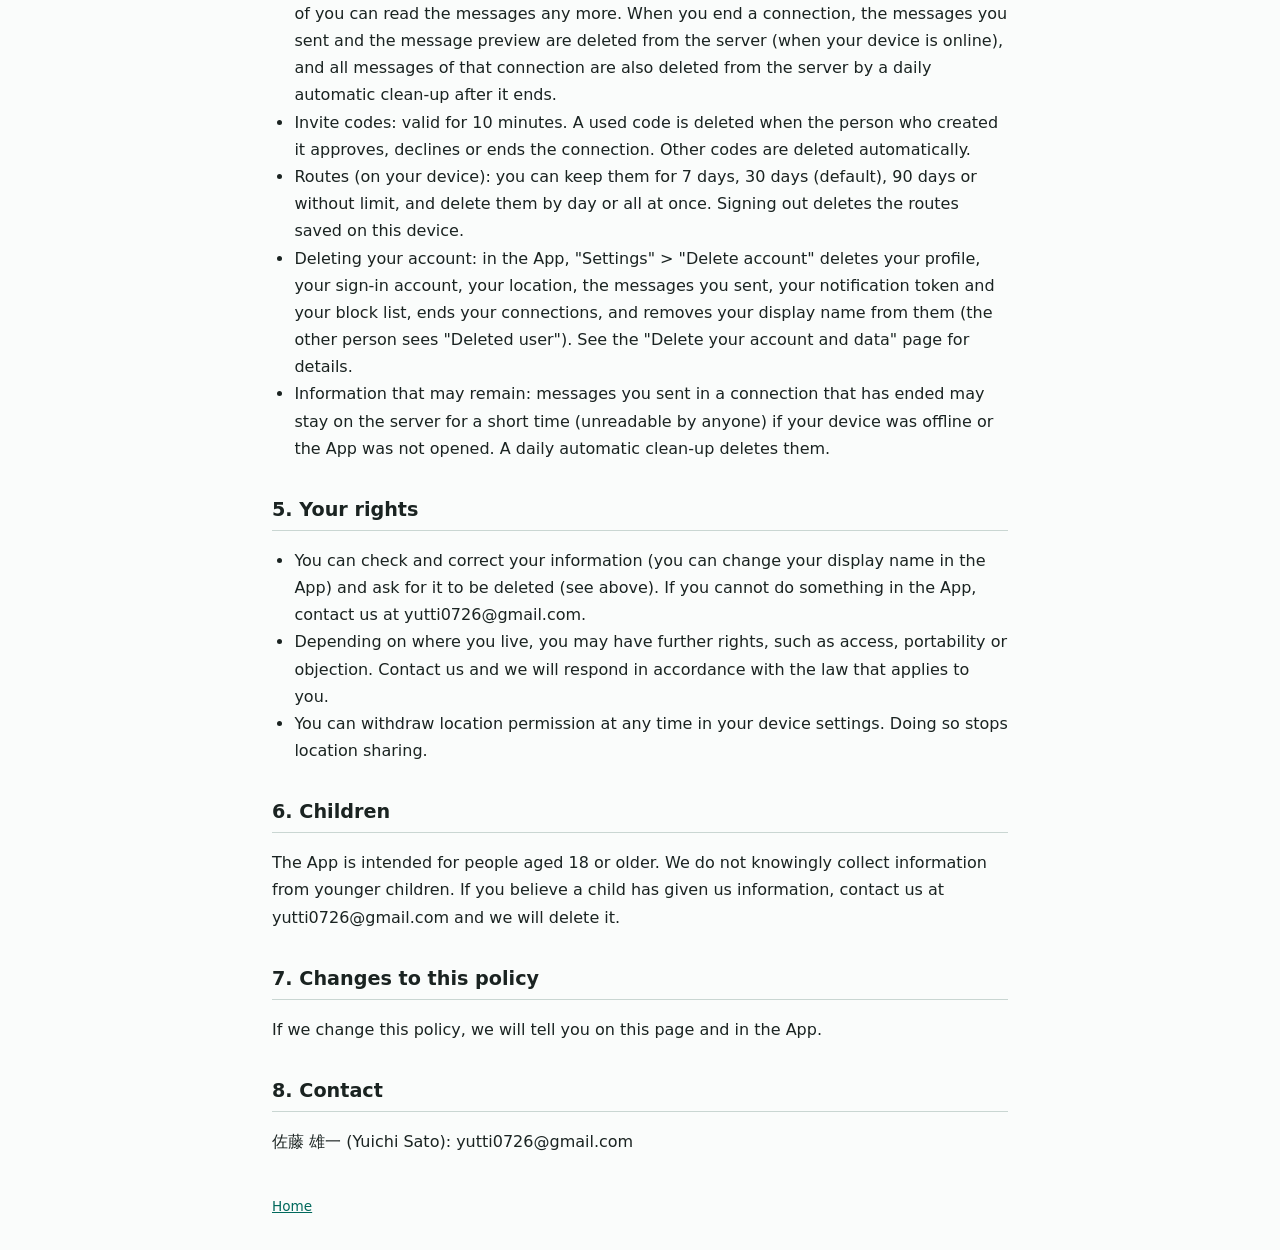
<file: privacy/en.html>
<!doctype html>
<html lang="en">
<head>
<meta charset="utf-8">
<meta name="viewport" content="width=device-width, initial-scale=1">
<meta name="referrer" content="no-referrer">
<title>Privacy Policy - Imadoko Share</title>
<link rel="stylesheet" href="../style.css">
</head>
<body>
<header><nav class="lang" aria-label="Language"><span aria-current="page">English</span> | <a href="ja.html" hreflang="ja" lang="ja">日本語</a> | <a href="zh-CN.html" hreflang="zh-Hans" lang="zh-Hans">简体中文</a> | <a href="zh-TW.html" hreflang="zh-Hant" lang="zh-Hant">繁體中文</a></nav></header>
<main>

<h1>Privacy Policy</h1>
<p>Operator: 佐藤 雄一 (Yuichi Sato) | Contact: yutti0726@gmail.com | Effective date: 2026-10-22</p>
<p>&quot;Imadoko Share&quot; (the &quot;App&quot;) lets you share your location, battery level and messages only with people you have approved, and only while you have sharing turned on. This policy explains what the App collects, why, where it is stored, how long it is kept, and how you can delete it.</p>
<h2>1. Information we collect and why</h2>
<div class="table-wrap"><table><thead><tr><th>Information</th><th>What it includes</th><th>Why we use it</th><th>Who can see it</th></tr></thead><tbody><tr><td>Account</td><td>Email address, password (managed by the authentication service; the App does not store it) (if you sign in with Google, the email address and identifier of your Google account instead of a password), display name</td><td>Signing in, and the name shown to the people you are connected with</td><td>Your display name is visible to your connections. Your email address is not</td></tr><tr><td>Location</td><td>Latitude, longitude, accuracy, time of the update; whether the device's location service is on</td><td>Sharing your location with the approved connections you have turned sharing on for. While sharing is on, the App also collects your location <strong>when it is closed or not in use</strong></td><td>Only the approved connections you turned sharing on for</td></tr><tr><td>Battery</td><td>Battery level (%) and whether the device is charging</td><td>Letting the other person know the state of your device</td><td>The same people as your location</td></tr><tr><td>Sharing status</td><td>Sharing / turned off by you / location service off / permission missing, and the time of the last update</td><td>Showing the other person the current status and clues about why updates stopped</td><td>The same people as your location</td></tr><tr><td>Messages and stamps</td><td>Message text, stamp type, time sent, time read</td><td>One-to-one chat</td><td>Only the person you are chatting with</td></tr><tr><td>Connections</td><td>The other person's display name, approval and consent status, dates</td><td>Managing your connections</td><td>The other person</td></tr><tr><td>Notification data</td><td>Push notification token, a random identifier the App creates for this device, language and region</td><td>Notifying you of new messages</td><td>Not visible to others</td></tr><tr><td>On this device only</td><td>Your routes (movement history) and app settings</td><td>Letting you see your own history</td><td><strong>Never leaves your device.</strong> Not visible to anyone else</td></tr></tbody></table></div>
<ul><li>The App does not collect information for advertising or usage analytics, and it contains no advertising or analytics SDKs. Components provided by Google (Google Play services, Firebase, and the Google code scanner used to read QR codes, and Google Maps) may communicate with Google as needed for their own operation. We have not been able to verify exactly what they send.</li><li>The App does not access your contacts, photos or microphone. It does not access the camera itself; QR codes are read by Google's code scanner component.</li><li>&quot;Sign in with Google&quot; is optional (you can also use an email address and password). When you sign in with Google, Google verifies who you are and passes your email address and Google account identifier to the authentication service (Firebase Authentication). The authentication service may also keep the name and profile picture URL that Google passes, as part of the sign-in record. <strong>The App does not use that name, picture or your Google contacts, on screen or for other people.</strong> The App uses only your email address.</li></ul>
<h2>2. Where information is stored, and third parties</h2>
<ul><li>Everything except the information that stays on your device is stored and processed by Google Firebase (Authentication, Cloud Firestore and Cloud Messaging). Google acts as a service provider processing information on our instructions. Data location: Cloud Firestore: Tokyo (asia-northeast1).</li><li>Push notifications carry only the sender's display name and an internal connection identifier. Message text and location never pass through the push notification service.</li><li>To send a push notification, after you send a message the App tells a small relay program (it runs on Google Apps Script, a Google service) the message identifier, the connection identifier and your sign-in token. The relay checks them against the server and then asks Firebase Cloud Messaging to notify the other person. Message text and location are not sent to the relay.</li><li>To help prevent abuse, the App uses Firebase App Check with Google Play Integrity. Google checks that a request comes from the genuine App on an unmodified Android device, and the App attaches the resulting verification token to its requests to Firebase. This involves Google receiving device-integrity information; we do not send your location or messages for this purpose.</li><li>Your location is obtained through Google Play services.</li><li>Maps are displayed with Google Maps.</li><li>Except for the providers above, we do not sell or provide your information to third parties. If we receive a legal request for disclosure, we respond in accordance with the law.</li><li>Communication is encrypted (TLS). Information from the server is kept only in the App's memory and is not saved to the device's storage. The App is excluded from device backups.</li></ul>
<h2>3. How your location is handled (important)</h2>
<ul><li>Your location is shared <strong>only with approved connections you have turned sharing on for, one person at a time.</strong> It needs both the other person's approval and your own consent.</li><li>Before asking for location permission (including &quot;Allow all the time&quot;), the App explains on screen that your location is used for sharing even when the App is closed.</li><li>While your location is being collected, <strong>a notification is always shown</strong>, and you can stop sharing from it with one tap. There is no hidden mode.</li><li>When you turn sharing off, the other person is told &quot;Sharing off (turned off by them)&quot;. When you turn it off you can also remove your last location from their screen.</li><li>Sharing your location and recording your routes are separate switches that can be turned on and off independently.</li></ul>
<h2>4. Retention and deletion</h2>
<ul><li>Location, battery and sharing status: only the latest value is stored and it is overwritten with each update (no history is kept). It is deleted when you turn sharing off and remove your last location, when you end the connection, or when you delete your account. If the other person ends the connection, your last location is deleted the next time you open the App (it remains until then).</li><li>Messages: kept until you delete them. You can delete messages you sent at any time, and they disappear from the other person's screen too. When a connection ends, neither of you can read the messages any more. When you end a connection, the messages you sent and the message preview are deleted from the server (when your device is online), and all messages of that connection are also deleted from the server by a daily automatic clean-up after it ends.</li><li>Invite codes: valid for 10 minutes. A used code is deleted when the person who created it approves, declines or ends the connection. Other codes are deleted automatically.</li><li>Routes (on your device): you can keep them for 7 days, 30 days (default), 90 days or without limit, and delete them by day or all at once. Signing out deletes the routes saved on this device.</li><li>Deleting your account: in the App, &quot;Settings&quot; &gt; &quot;Delete account&quot; deletes your profile, your sign-in account, your location, the messages you sent, your notification token and your block list, ends your connections, and removes your display name from them (the other person sees &quot;Deleted user&quot;). See the &quot;Delete your account and data&quot; page for details.</li><li>Information that may remain: messages you sent in a connection that has ended may stay on the server for a short time (unreadable by anyone) if your device was offline or the App was not opened. A daily automatic clean-up deletes them.</li></ul>
<h2>5. Your rights</h2>
<ul><li>You can check and correct your information (you can change your display name in the App) and ask for it to be deleted (see above). If you cannot do something in the App, contact us at yutti0726@gmail.com.</li><li>Depending on where you live, you may have further rights, such as access, portability or objection. Contact us and we will respond in accordance with the law that applies to you.</li><li>You can withdraw location permission at any time in your device settings. Doing so stops location sharing.</li></ul>
<h2>6. Children</h2>
<p>The App is intended for people aged 18 or older. We do not knowingly collect information from younger children. If you believe a child has given us information, contact us at yutti0726@gmail.com and we will delete it.</p>
<h2>7. Changes to this policy</h2>
<p>If we change this policy, we will tell you on this page and in the App.</p>
<h2>8. Contact</h2>
<p>佐藤 雄一 (Yuichi Sato): yutti0726@gmail.com</p>
</main>
<footer><a href="../index.html">Home</a></footer>
</body>
</html>
</file>
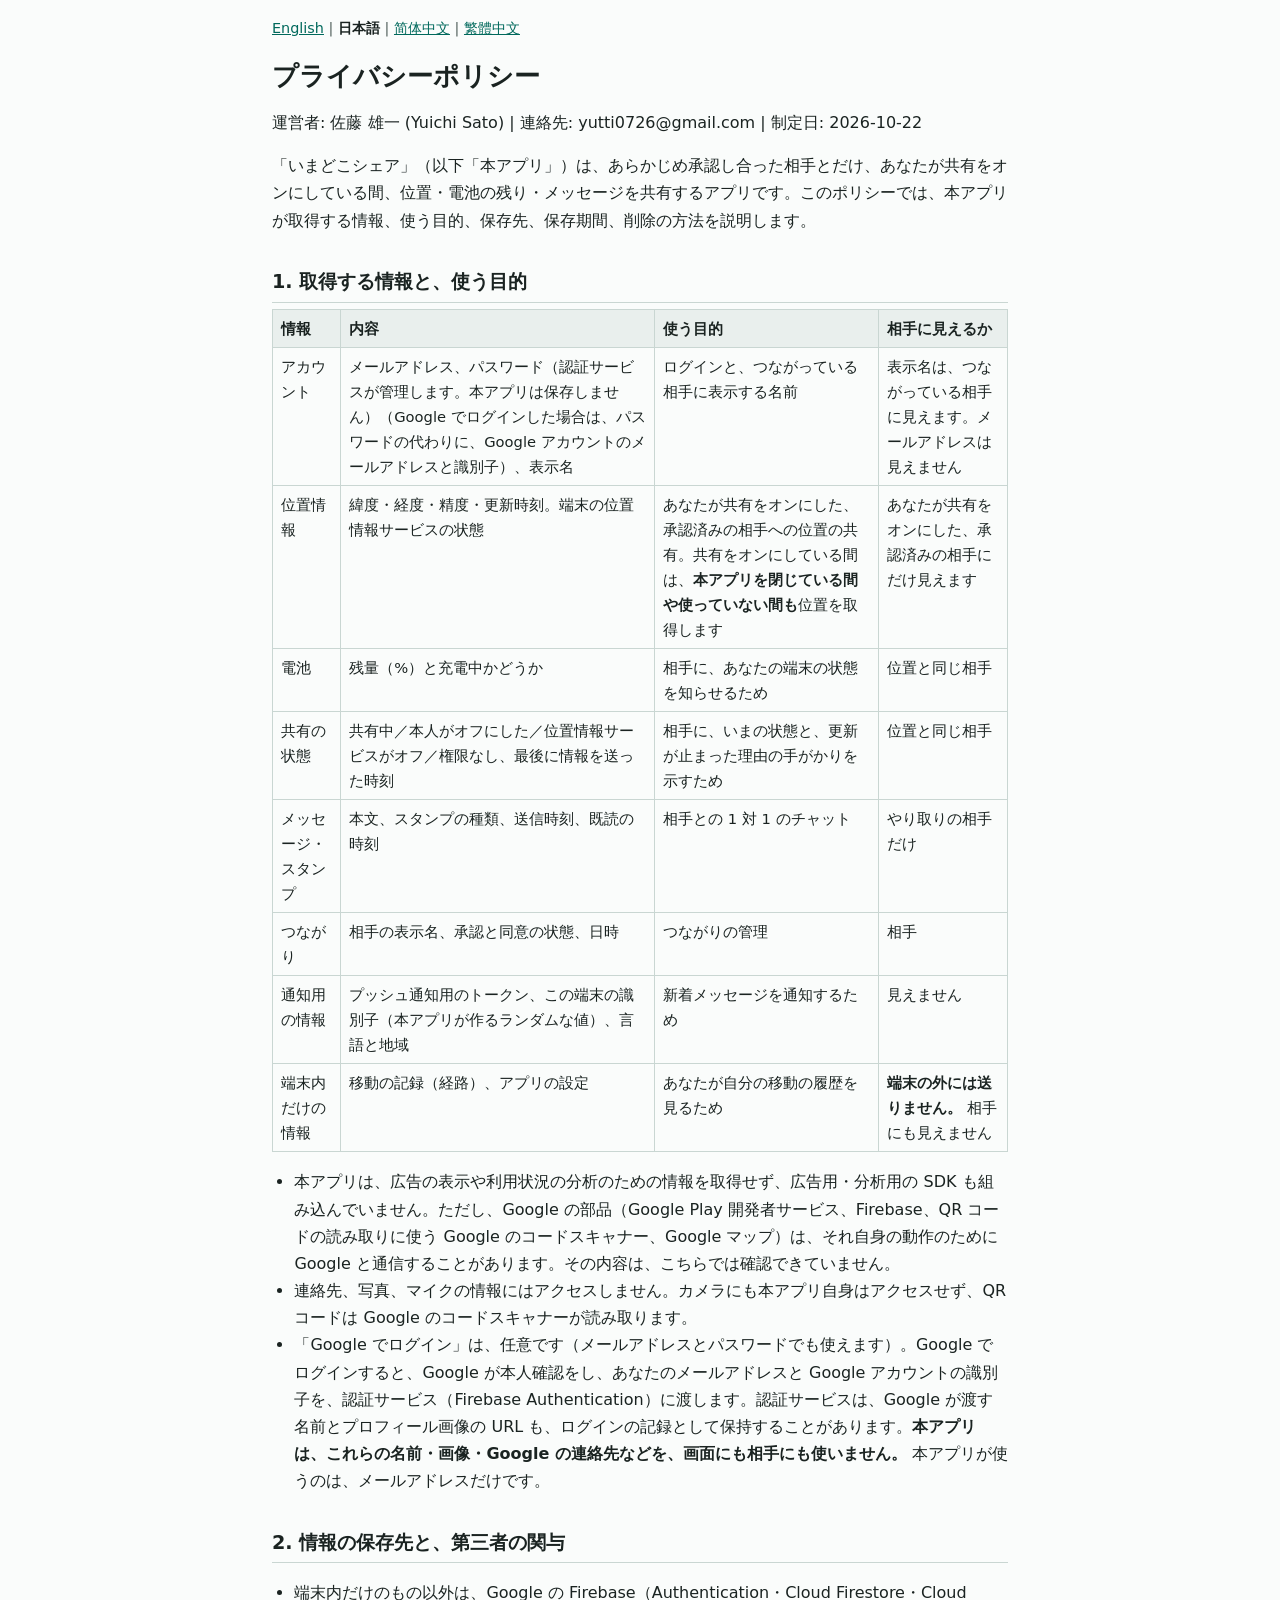
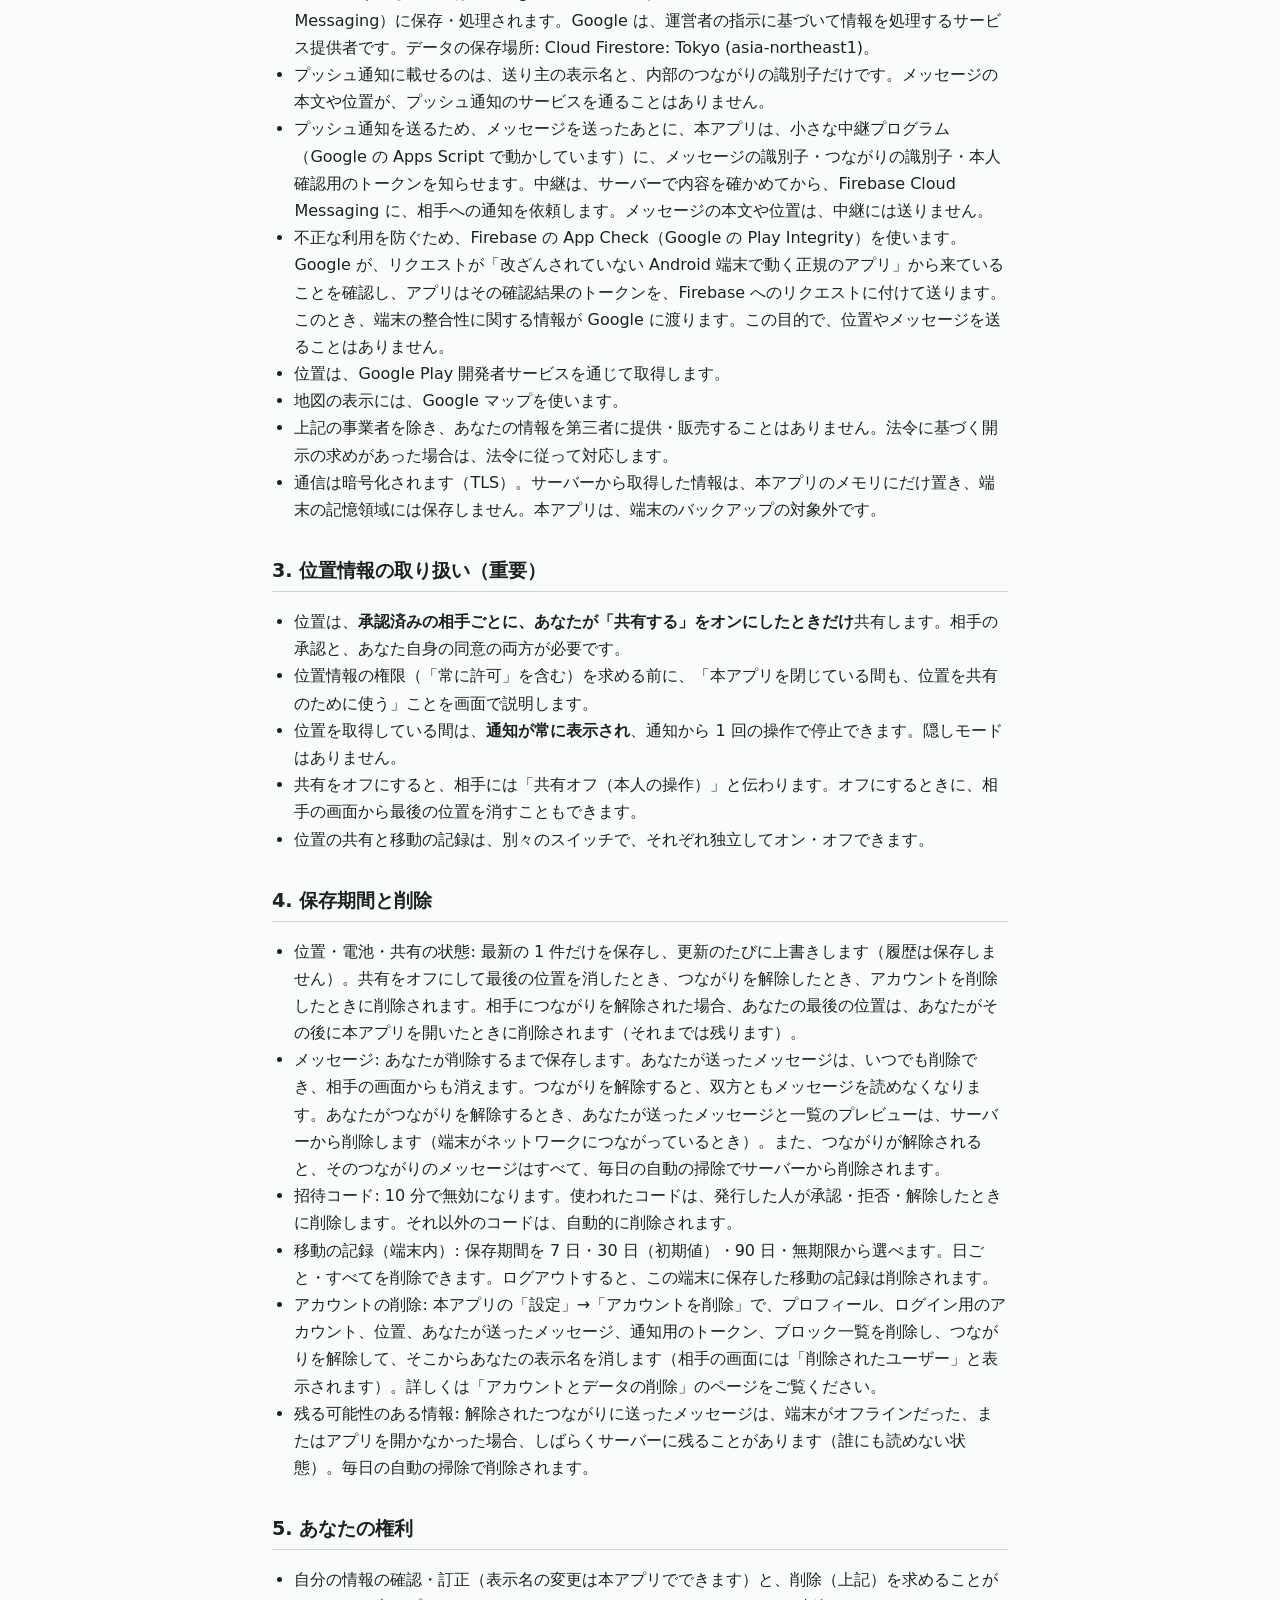
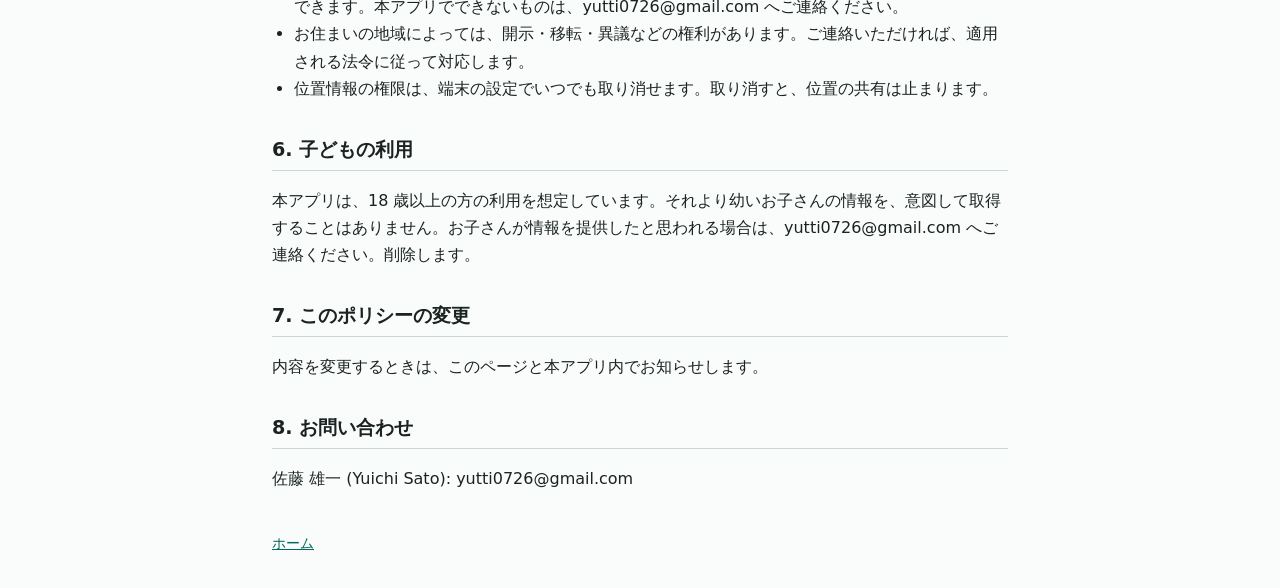
<file: privacy/ja.html>
<!doctype html>
<html lang="ja">
<head>
<meta charset="utf-8">
<meta name="viewport" content="width=device-width, initial-scale=1">
<meta name="referrer" content="no-referrer">
<title>プライバシーポリシー - いまどこシェア</title>
<link rel="stylesheet" href="../style.css">
</head>
<body>
<header><nav class="lang" aria-label="言語"><a href="en.html" hreflang="en" lang="en">English</a> | <span aria-current="page">日本語</span> | <a href="zh-CN.html" hreflang="zh-Hans" lang="zh-Hans">简体中文</a> | <a href="zh-TW.html" hreflang="zh-Hant" lang="zh-Hant">繁體中文</a></nav></header>
<main>

<h1>プライバシーポリシー</h1>
<p>運営者: 佐藤 雄一 (Yuichi Sato) | 連絡先: yutti0726@gmail.com | 制定日: 2026-10-22</p>
<p>「いまどこシェア」（以下「本アプリ」）は、あらかじめ承認し合った相手とだけ、あなたが共有をオンにしている間、位置・電池の残り・メッセージを共有するアプリです。このポリシーでは、本アプリが取得する情報、使う目的、保存先、保存期間、削除の方法を説明します。</p>
<h2>1. 取得する情報と、使う目的</h2>
<div class="table-wrap"><table><thead><tr><th>情報</th><th>内容</th><th>使う目的</th><th>相手に見えるか</th></tr></thead><tbody><tr><td>アカウント</td><td>メールアドレス、パスワード（認証サービスが管理します。本アプリは保存しません）（Google でログインした場合は、パスワードの代わりに、Google アカウントのメールアドレスと識別子）、表示名</td><td>ログインと、つながっている相手に表示する名前</td><td>表示名は、つながっている相手に見えます。メールアドレスは見えません</td></tr><tr><td>位置情報</td><td>緯度・経度・精度・更新時刻。端末の位置情報サービスの状態</td><td>あなたが共有をオンにした、承認済みの相手への位置の共有。共有をオンにしている間は、<strong>本アプリを閉じている間や使っていない間も</strong>位置を取得します</td><td>あなたが共有をオンにした、承認済みの相手にだけ見えます</td></tr><tr><td>電池</td><td>残量（%）と充電中かどうか</td><td>相手に、あなたの端末の状態を知らせるため</td><td>位置と同じ相手</td></tr><tr><td>共有の状態</td><td>共有中／本人がオフにした／位置情報サービスがオフ／権限なし、最後に情報を送った時刻</td><td>相手に、いまの状態と、更新が止まった理由の手がかりを示すため</td><td>位置と同じ相手</td></tr><tr><td>メッセージ・スタンプ</td><td>本文、スタンプの種類、送信時刻、既読の時刻</td><td>相手との 1 対 1 のチャット</td><td>やり取りの相手だけ</td></tr><tr><td>つながり</td><td>相手の表示名、承認と同意の状態、日時</td><td>つながりの管理</td><td>相手</td></tr><tr><td>通知用の情報</td><td>プッシュ通知用のトークン、この端末の識別子（本アプリが作るランダムな値）、言語と地域</td><td>新着メッセージを通知するため</td><td>見えません</td></tr><tr><td>端末内だけの情報</td><td>移動の記録（経路）、アプリの設定</td><td>あなたが自分の移動の履歴を見るため</td><td><strong>端末の外には送りません。</strong> 相手にも見えません</td></tr></tbody></table></div>
<ul><li>本アプリは、広告の表示や利用状況の分析のための情報を取得せず、広告用・分析用の SDK も組み込んでいません。ただし、Google の部品（Google Play 開発者サービス、Firebase、QR コードの読み取りに使う Google のコードスキャナー、Google マップ）は、それ自身の動作のために Google と通信することがあります。その内容は、こちらでは確認できていません。</li><li>連絡先、写真、マイクの情報にはアクセスしません。カメラにも本アプリ自身はアクセスせず、QR コードは Google のコードスキャナーが読み取ります。</li><li>「Google でログイン」は、任意です（メールアドレスとパスワードでも使えます）。Google でログインすると、Google が本人確認をし、あなたのメールアドレスと Google アカウントの識別子を、認証サービス（Firebase Authentication）に渡します。認証サービスは、Google が渡す名前とプロフィール画像の URL も、ログインの記録として保持することがあります。<strong>本アプリは、これらの名前・画像・Google の連絡先などを、画面にも相手にも使いません。</strong> 本アプリが使うのは、メールアドレスだけです。</li></ul>
<h2>2. 情報の保存先と、第三者の関与</h2>
<ul><li>端末内だけのもの以外は、Google の Firebase（Authentication・Cloud Firestore・Cloud Messaging）に保存・処理されます。Google は、運営者の指示に基づいて情報を処理するサービス提供者です。データの保存場所: Cloud Firestore: Tokyo (asia-northeast1)。</li><li>プッシュ通知に載せるのは、送り主の表示名と、内部のつながりの識別子だけです。メッセージの本文や位置が、プッシュ通知のサービスを通ることはありません。</li><li>プッシュ通知を送るため、メッセージを送ったあとに、本アプリは、小さな中継プログラム（Google の Apps Script で動かしています）に、メッセージの識別子・つながりの識別子・本人確認用のトークンを知らせます。中継は、サーバーで内容を確かめてから、Firebase Cloud Messaging に、相手への通知を依頼します。メッセージの本文や位置は、中継には送りません。</li><li>不正な利用を防ぐため、Firebase の App Check（Google の Play Integrity）を使います。Google が、リクエストが「改ざんされていない Android 端末で動く正規のアプリ」から来ていることを確認し、アプリはその確認結果のトークンを、Firebase へのリクエストに付けて送ります。このとき、端末の整合性に関する情報が Google に渡ります。この目的で、位置やメッセージを送ることはありません。</li><li>位置は、Google Play 開発者サービスを通じて取得します。</li><li>地図の表示には、Google マップを使います。</li><li>上記の事業者を除き、あなたの情報を第三者に提供・販売することはありません。法令に基づく開示の求めがあった場合は、法令に従って対応します。</li><li>通信は暗号化されます（TLS）。サーバーから取得した情報は、本アプリのメモリにだけ置き、端末の記憶領域には保存しません。本アプリは、端末のバックアップの対象外です。</li></ul>
<h2>3. 位置情報の取り扱い（重要）</h2>
<ul><li>位置は、<strong>承認済みの相手ごとに、あなたが「共有する」をオンにしたときだけ</strong>共有します。相手の承認と、あなた自身の同意の両方が必要です。</li><li>位置情報の権限（「常に許可」を含む）を求める前に、「本アプリを閉じている間も、位置を共有のために使う」ことを画面で説明します。</li><li>位置を取得している間は、<strong>通知が常に表示され</strong>、通知から 1 回の操作で停止できます。隠しモードはありません。</li><li>共有をオフにすると、相手には「共有オフ（本人の操作）」と伝わります。オフにするときに、相手の画面から最後の位置を消すこともできます。</li><li>位置の共有と移動の記録は、別々のスイッチで、それぞれ独立してオン・オフできます。</li></ul>
<h2>4. 保存期間と削除</h2>
<ul><li>位置・電池・共有の状態: 最新の 1 件だけを保存し、更新のたびに上書きします（履歴は保存しません）。共有をオフにして最後の位置を消したとき、つながりを解除したとき、アカウントを削除したときに削除されます。相手につながりを解除された場合、あなたの最後の位置は、あなたがその後に本アプリを開いたときに削除されます（それまでは残ります）。</li><li>メッセージ: あなたが削除するまで保存します。あなたが送ったメッセージは、いつでも削除でき、相手の画面からも消えます。つながりを解除すると、双方ともメッセージを読めなくなります。あなたがつながりを解除するとき、あなたが送ったメッセージと一覧のプレビューは、サーバーから削除します（端末がネットワークにつながっているとき）。また、つながりが解除されると、そのつながりのメッセージはすべて、毎日の自動の掃除でサーバーから削除されます。</li><li>招待コード: 10 分で無効になります。使われたコードは、発行した人が承認・拒否・解除したときに削除します。それ以外のコードは、自動的に削除されます。</li><li>移動の記録（端末内）: 保存期間を 7 日・30 日（初期値）・90 日・無期限から選べます。日ごと・すべてを削除できます。ログアウトすると、この端末に保存した移動の記録は削除されます。</li><li>アカウントの削除: 本アプリの「設定」→「アカウントを削除」で、プロフィール、ログイン用のアカウント、位置、あなたが送ったメッセージ、通知用のトークン、ブロック一覧を削除し、つながりを解除して、そこからあなたの表示名を消します（相手の画面には「削除されたユーザー」と表示されます）。詳しくは「アカウントとデータの削除」のページをご覧ください。</li><li>残る可能性のある情報: 解除されたつながりに送ったメッセージは、端末がオフラインだった、またはアプリを開かなかった場合、しばらくサーバーに残ることがあります（誰にも読めない状態）。毎日の自動の掃除で削除されます。</li></ul>
<h2>5. あなたの権利</h2>
<ul><li>自分の情報の確認・訂正（表示名の変更は本アプリでできます）と、削除（上記）を求めることができます。本アプリでできないものは、yutti0726@gmail.com へご連絡ください。</li><li>お住まいの地域によっては、開示・移転・異議などの権利があります。ご連絡いただければ、適用される法令に従って対応します。</li><li>位置情報の権限は、端末の設定でいつでも取り消せます。取り消すと、位置の共有は止まります。</li></ul>
<h2>6. 子どもの利用</h2>
<p>本アプリは、18 歳以上の方の利用を想定しています。それより幼いお子さんの情報を、意図して取得することはありません。お子さんが情報を提供したと思われる場合は、yutti0726@gmail.com へご連絡ください。削除します。</p>
<h2>7. このポリシーの変更</h2>
<p>内容を変更するときは、このページと本アプリ内でお知らせします。</p>
<h2>8. お問い合わせ</h2>
<p>佐藤 雄一 (Yuichi Sato): yutti0726@gmail.com</p>
</main>
<footer><a href="../index.html">ホーム</a></footer>
</body>
</html>
</file>
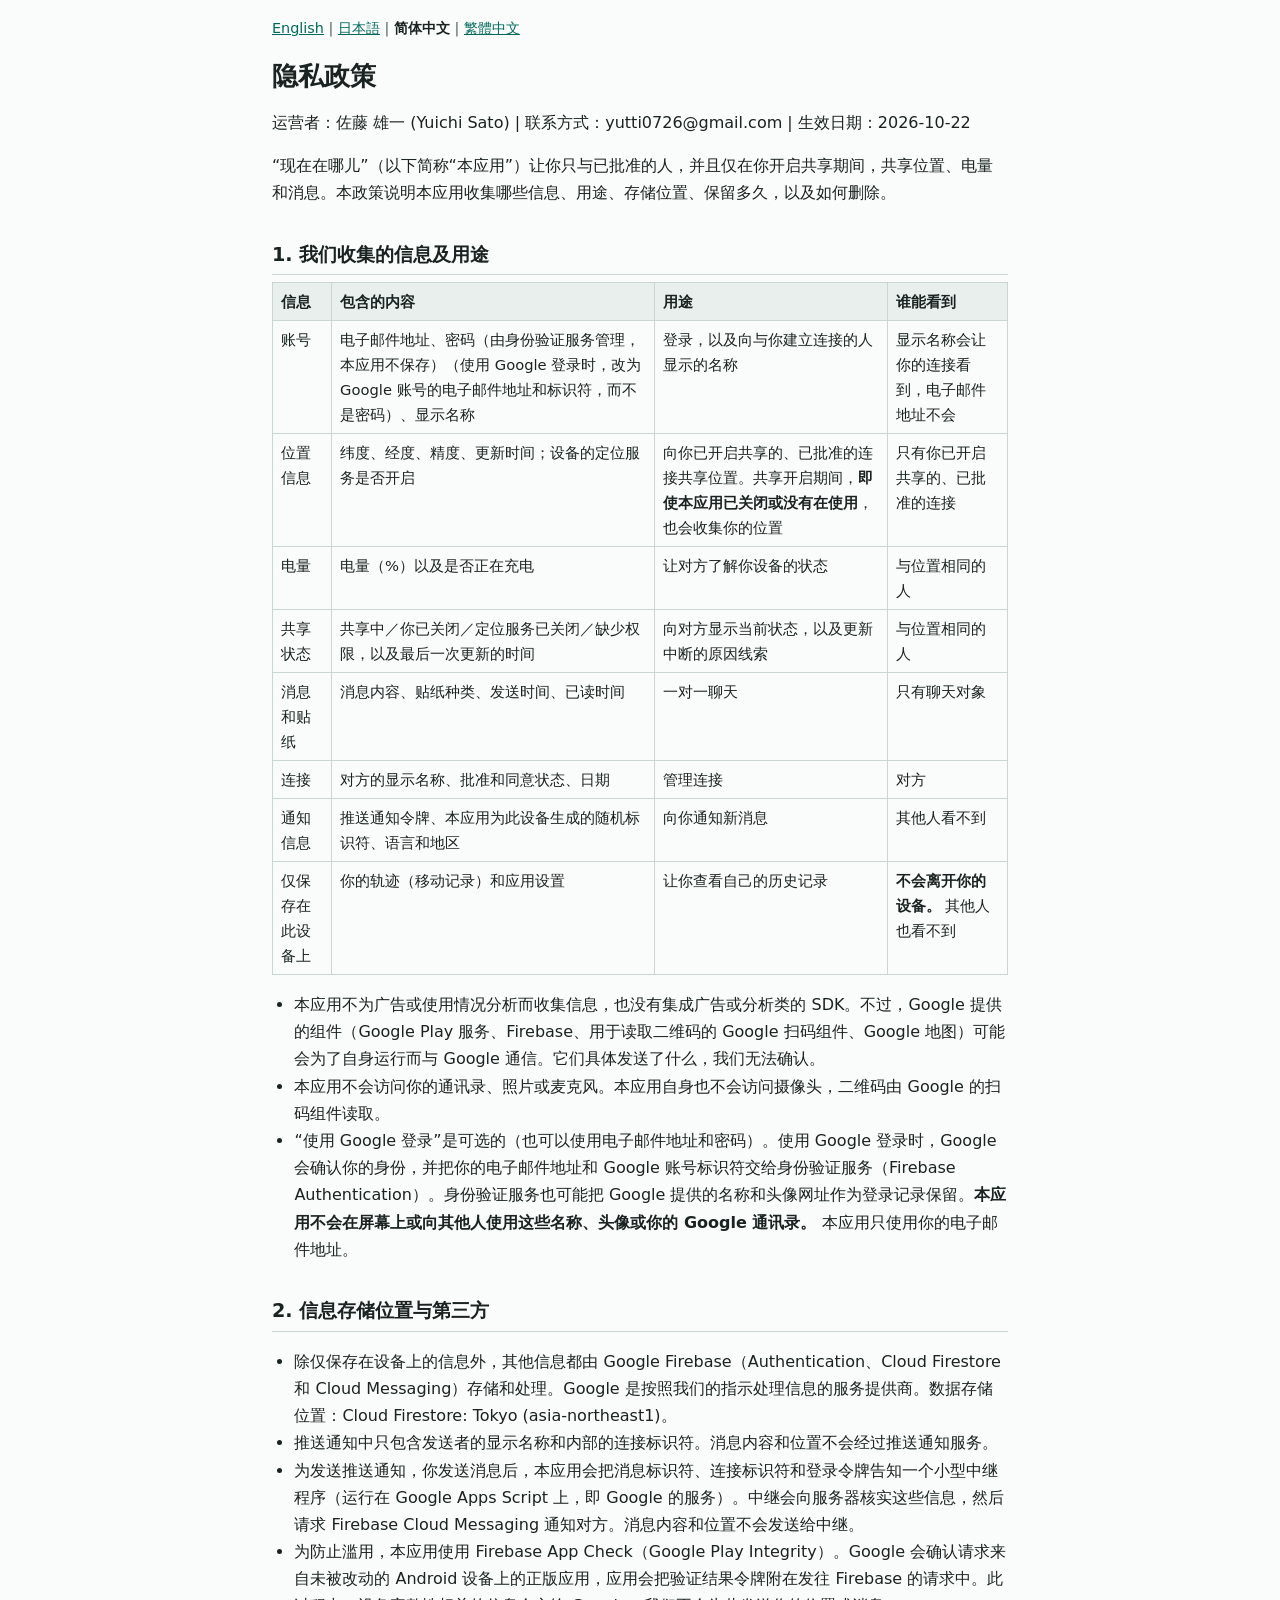
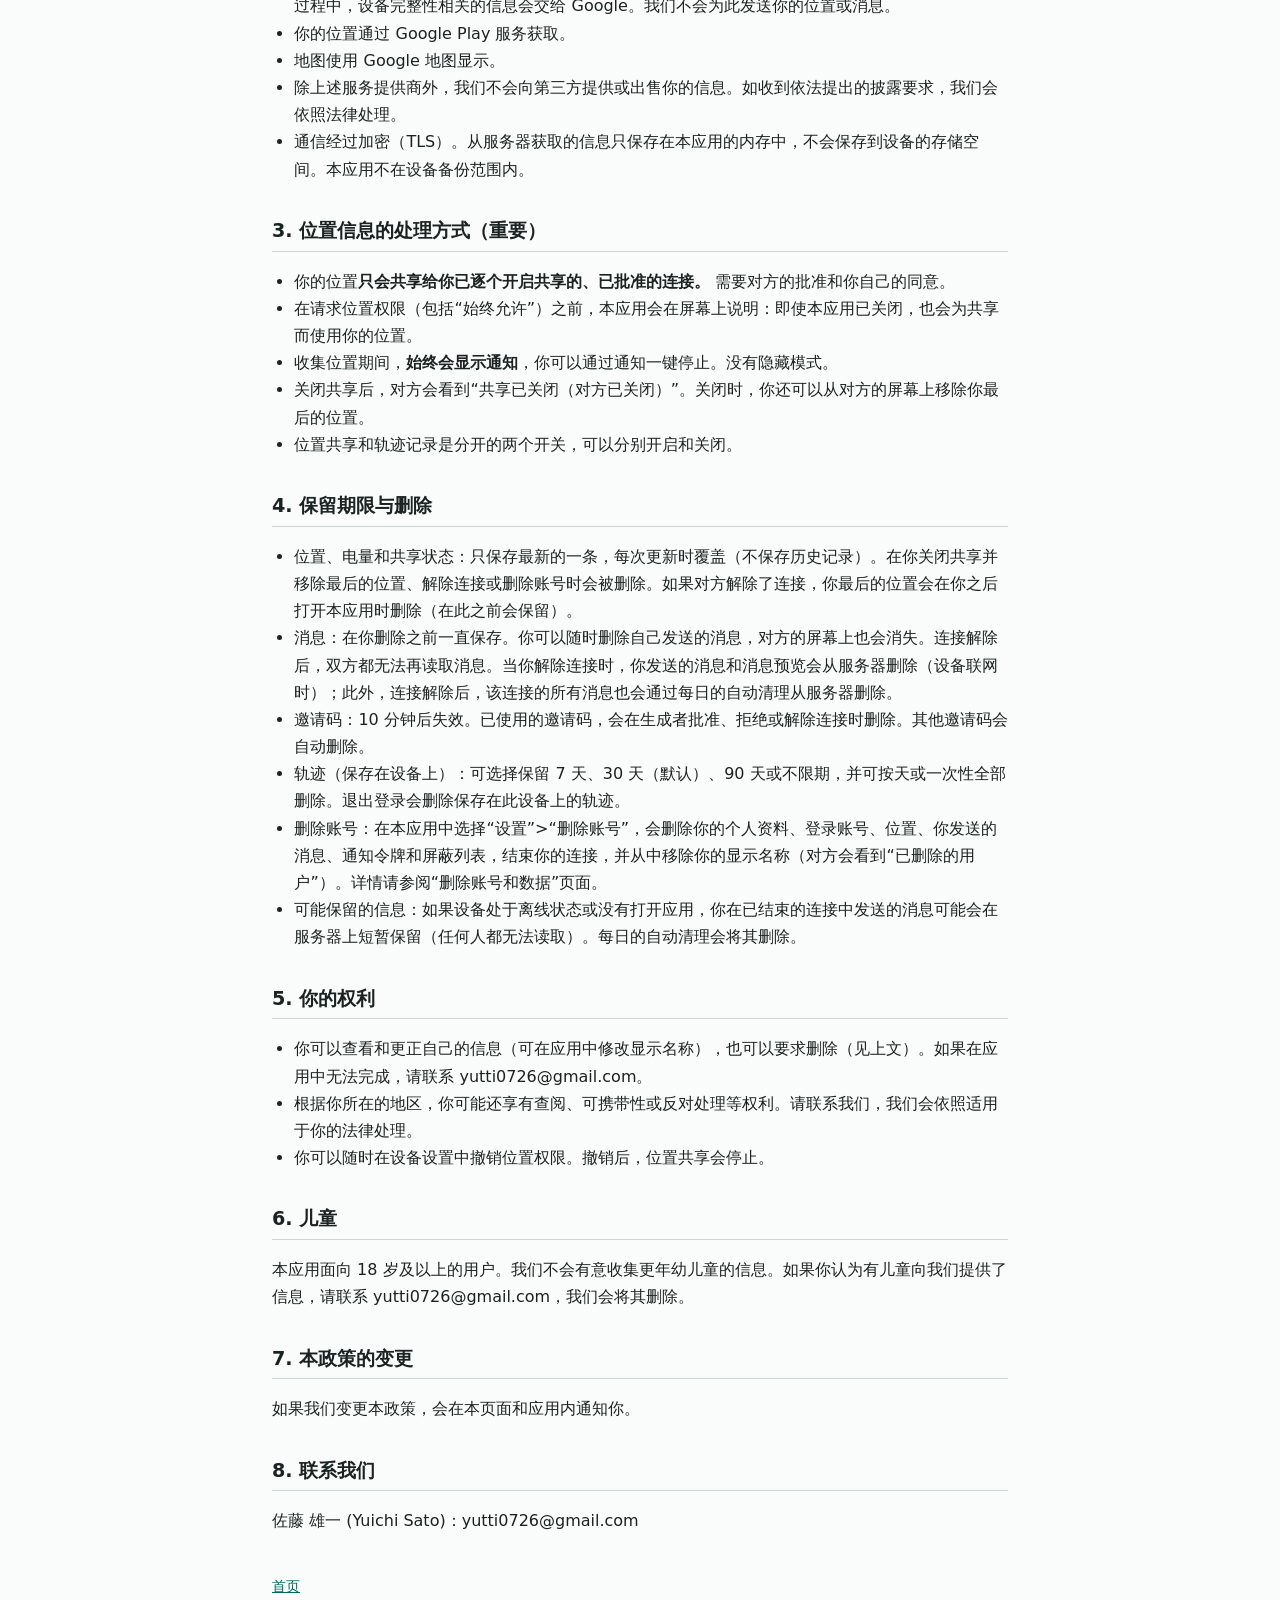
<file: privacy/zh-CN.html>
<!doctype html>
<html lang="zh-Hans">
<head>
<meta charset="utf-8">
<meta name="viewport" content="width=device-width, initial-scale=1">
<meta name="referrer" content="no-referrer">
<title>隐私政策 - 现在在哪儿</title>
<link rel="stylesheet" href="../style.css">
</head>
<body>
<header><nav class="lang" aria-label="语言"><a href="en.html" hreflang="en" lang="en">English</a> | <a href="ja.html" hreflang="ja" lang="ja">日本語</a> | <span aria-current="page">简体中文</span> | <a href="zh-TW.html" hreflang="zh-Hant" lang="zh-Hant">繁體中文</a></nav></header>
<main>

<h1>隐私政策</h1>
<p>运营者：佐藤 雄一 (Yuichi Sato) | 联系方式：yutti0726@gmail.com | 生效日期：2026-10-22</p>
<p>“现在在哪儿”（以下简称“本应用”）让你只与已批准的人，并且仅在你开启共享期间，共享位置、电量和消息。本政策说明本应用收集哪些信息、用途、存储位置、保留多久，以及如何删除。</p>
<h2>1. 我们收集的信息及用途</h2>
<div class="table-wrap"><table><thead><tr><th>信息</th><th>包含的内容</th><th>用途</th><th>谁能看到</th></tr></thead><tbody><tr><td>账号</td><td>电子邮件地址、密码（由身份验证服务管理，本应用不保存）（使用 Google 登录时，改为 Google 账号的电子邮件地址和标识符，而不是密码）、显示名称</td><td>登录，以及向与你建立连接的人显示的名称</td><td>显示名称会让你的连接看到，电子邮件地址不会</td></tr><tr><td>位置信息</td><td>纬度、经度、精度、更新时间；设备的定位服务是否开启</td><td>向你已开启共享的、已批准的连接共享位置。共享开启期间，<strong>即使本应用已关闭或没有在使用</strong>，也会收集你的位置</td><td>只有你已开启共享的、已批准的连接</td></tr><tr><td>电量</td><td>电量（%）以及是否正在充电</td><td>让对方了解你设备的状态</td><td>与位置相同的人</td></tr><tr><td>共享状态</td><td>共享中／你已关闭／定位服务已关闭／缺少权限，以及最后一次更新的时间</td><td>向对方显示当前状态，以及更新中断的原因线索</td><td>与位置相同的人</td></tr><tr><td>消息和贴纸</td><td>消息内容、贴纸种类、发送时间、已读时间</td><td>一对一聊天</td><td>只有聊天对象</td></tr><tr><td>连接</td><td>对方的显示名称、批准和同意状态、日期</td><td>管理连接</td><td>对方</td></tr><tr><td>通知信息</td><td>推送通知令牌、本应用为此设备生成的随机标识符、语言和地区</td><td>向你通知新消息</td><td>其他人看不到</td></tr><tr><td>仅保存在此设备上</td><td>你的轨迹（移动记录）和应用设置</td><td>让你查看自己的历史记录</td><td><strong>不会离开你的设备。</strong> 其他人也看不到</td></tr></tbody></table></div>
<ul><li>本应用不为广告或使用情况分析而收集信息，也没有集成广告或分析类的 SDK。不过，Google 提供的组件（Google Play 服务、Firebase、用于读取二维码的 Google 扫码组件、Google 地图）可能会为了自身运行而与 Google 通信。它们具体发送了什么，我们无法确认。</li><li>本应用不会访问你的通讯录、照片或麦克风。本应用自身也不会访问摄像头，二维码由 Google 的扫码组件读取。</li><li>“使用 Google 登录”是可选的（也可以使用电子邮件地址和密码）。使用 Google 登录时，Google 会确认你的身份，并把你的电子邮件地址和 Google 账号标识符交给身份验证服务（Firebase Authentication）。身份验证服务也可能把 Google 提供的名称和头像网址作为登录记录保留。<strong>本应用不会在屏幕上或向其他人使用这些名称、头像或你的 Google 通讯录。</strong> 本应用只使用你的电子邮件地址。</li></ul>
<h2>2. 信息存储位置与第三方</h2>
<ul><li>除仅保存在设备上的信息外，其他信息都由 Google Firebase（Authentication、Cloud Firestore 和 Cloud Messaging）存储和处理。Google 是按照我们的指示处理信息的服务提供商。数据存储位置：Cloud Firestore: Tokyo (asia-northeast1)。</li><li>推送通知中只包含发送者的显示名称和内部的连接标识符。消息内容和位置不会经过推送通知服务。</li><li>为发送推送通知，你发送消息后，本应用会把消息标识符、连接标识符和登录令牌告知一个小型中继程序（运行在 Google Apps Script 上，即 Google 的服务）。中继会向服务器核实这些信息，然后请求 Firebase Cloud Messaging 通知对方。消息内容和位置不会发送给中继。</li><li>为防止滥用，本应用使用 Firebase App Check（Google Play Integrity）。Google 会确认请求来自未被改动的 Android 设备上的正版应用，应用会把验证结果令牌附在发往 Firebase 的请求中。此过程中，设备完整性相关的信息会交给 Google。我们不会为此发送你的位置或消息。</li><li>你的位置通过 Google Play 服务获取。</li><li>地图使用 Google 地图显示。</li><li>除上述服务提供商外，我们不会向第三方提供或出售你的信息。如收到依法提出的披露要求，我们会依照法律处理。</li><li>通信经过加密（TLS）。从服务器获取的信息只保存在本应用的内存中，不会保存到设备的存储空间。本应用不在设备备份范围内。</li></ul>
<h2>3. 位置信息的处理方式（重要）</h2>
<ul><li>你的位置<strong>只会共享给你已逐个开启共享的、已批准的连接。</strong> 需要对方的批准和你自己的同意。</li><li>在请求位置权限（包括“始终允许”）之前，本应用会在屏幕上说明：即使本应用已关闭，也会为共享而使用你的位置。</li><li>收集位置期间，<strong>始终会显示通知</strong>，你可以通过通知一键停止。没有隐藏模式。</li><li>关闭共享后，对方会看到“共享已关闭（对方已关闭）”。关闭时，你还可以从对方的屏幕上移除你最后的位置。</li><li>位置共享和轨迹记录是分开的两个开关，可以分别开启和关闭。</li></ul>
<h2>4. 保留期限与删除</h2>
<ul><li>位置、电量和共享状态：只保存最新的一条，每次更新时覆盖（不保存历史记录）。在你关闭共享并移除最后的位置、解除连接或删除账号时会被删除。如果对方解除了连接，你最后的位置会在你之后打开本应用时删除（在此之前会保留）。</li><li>消息：在你删除之前一直保存。你可以随时删除自己发送的消息，对方的屏幕上也会消失。连接解除后，双方都无法再读取消息。当你解除连接时，你发送的消息和消息预览会从服务器删除（设备联网时）；此外，连接解除后，该连接的所有消息也会通过每日的自动清理从服务器删除。</li><li>邀请码：10 分钟后失效。已使用的邀请码，会在生成者批准、拒绝或解除连接时删除。其他邀请码会自动删除。</li><li>轨迹（保存在设备上）：可选择保留 7 天、30 天（默认）、90 天或不限期，并可按天或一次性全部删除。退出登录会删除保存在此设备上的轨迹。</li><li>删除账号：在本应用中选择“设置”&gt;“删除账号”，会删除你的个人资料、登录账号、位置、你发送的消息、通知令牌和屏蔽列表，结束你的连接，并从中移除你的显示名称（对方会看到“已删除的用户”）。详情请参阅“删除账号和数据”页面。</li><li>可能保留的信息：如果设备处于离线状态或没有打开应用，你在已结束的连接中发送的消息可能会在服务器上短暂保留（任何人都无法读取）。每日的自动清理会将其删除。</li></ul>
<h2>5. 你的权利</h2>
<ul><li>你可以查看和更正自己的信息（可在应用中修改显示名称），也可以要求删除（见上文）。如果在应用中无法完成，请联系 yutti0726@gmail.com。</li><li>根据你所在的地区，你可能还享有查阅、可携带性或反对处理等权利。请联系我们，我们会依照适用于你的法律处理。</li><li>你可以随时在设备设置中撤销位置权限。撤销后，位置共享会停止。</li></ul>
<h2>6. 儿童</h2>
<p>本应用面向 18 岁及以上的用户。我们不会有意收集更年幼儿童的信息。如果你认为有儿童向我们提供了信息，请联系 yutti0726@gmail.com，我们会将其删除。</p>
<h2>7. 本政策的变更</h2>
<p>如果我们变更本政策，会在本页面和应用内通知你。</p>
<h2>8. 联系我们</h2>
<p>佐藤 雄一 (Yuichi Sato)：yutti0726@gmail.com</p>
</main>
<footer><a href="../index.html">首页</a></footer>
</body>
</html>
</file>
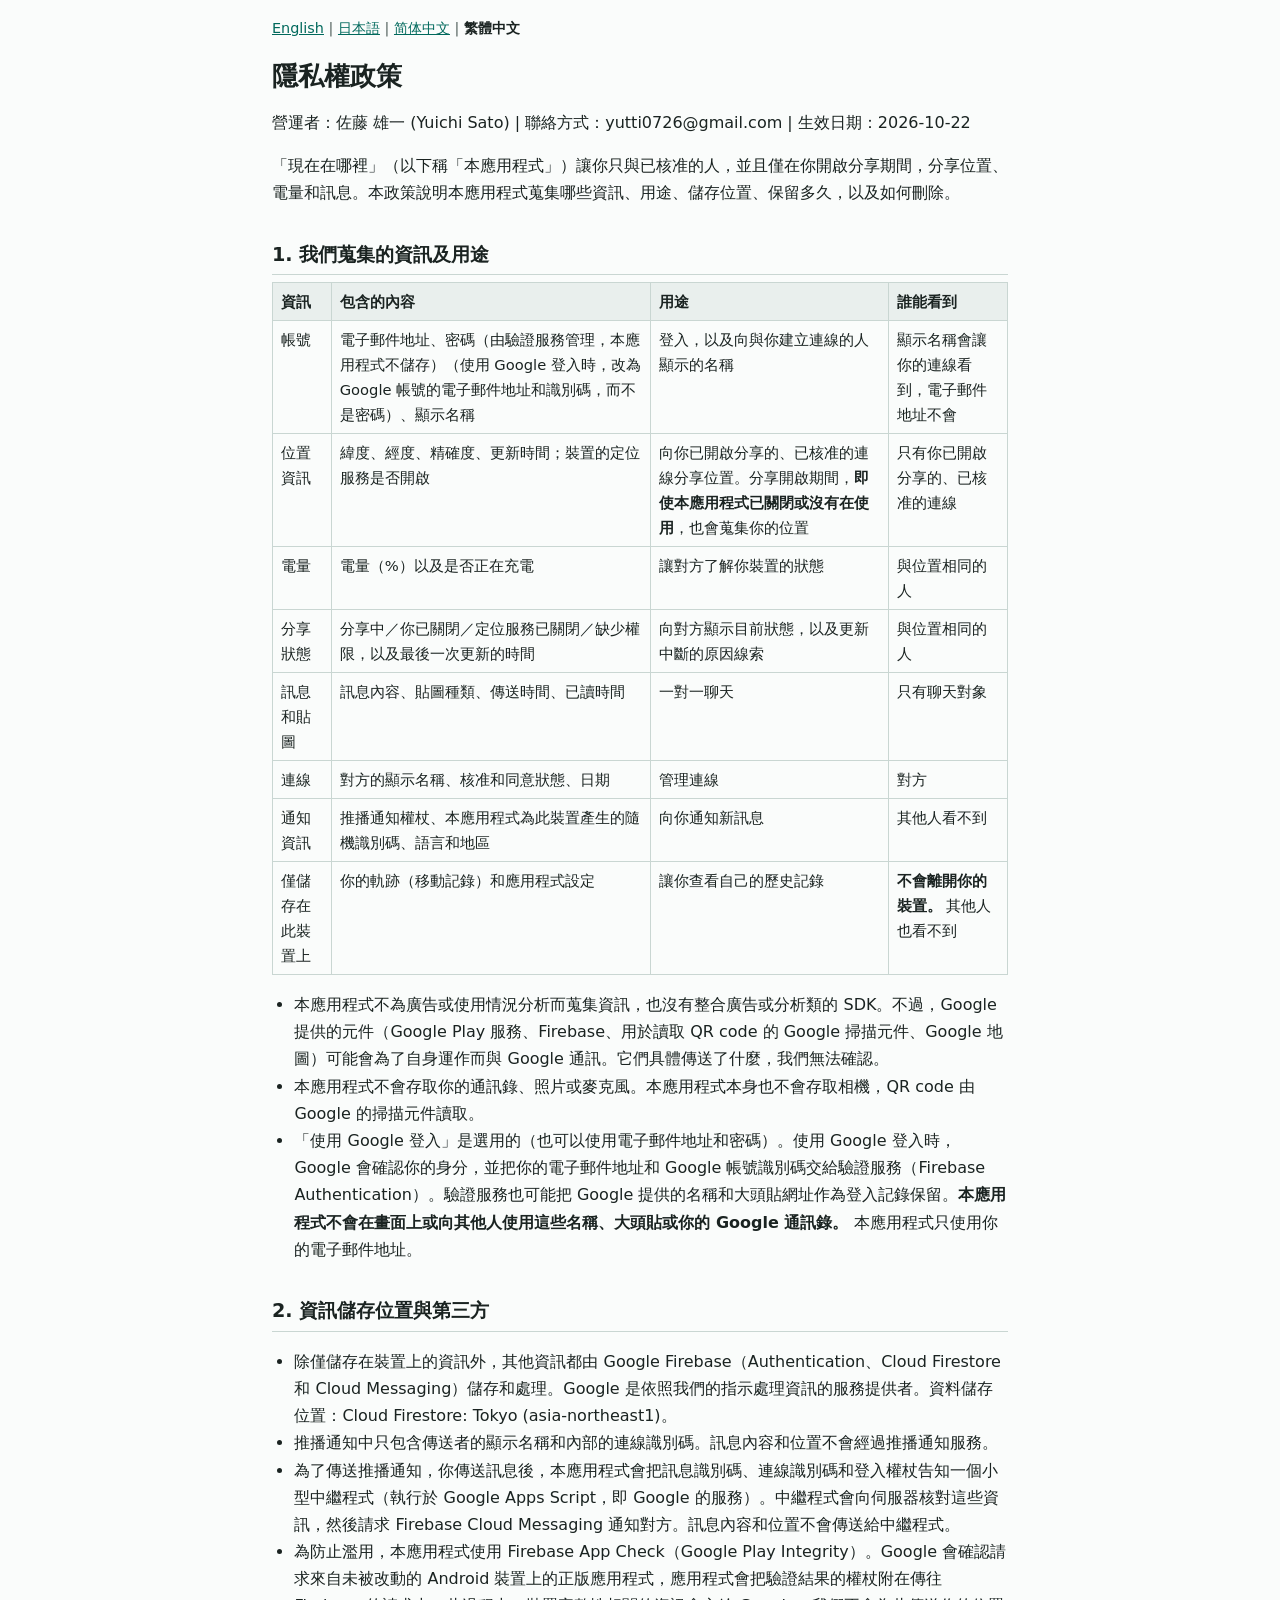
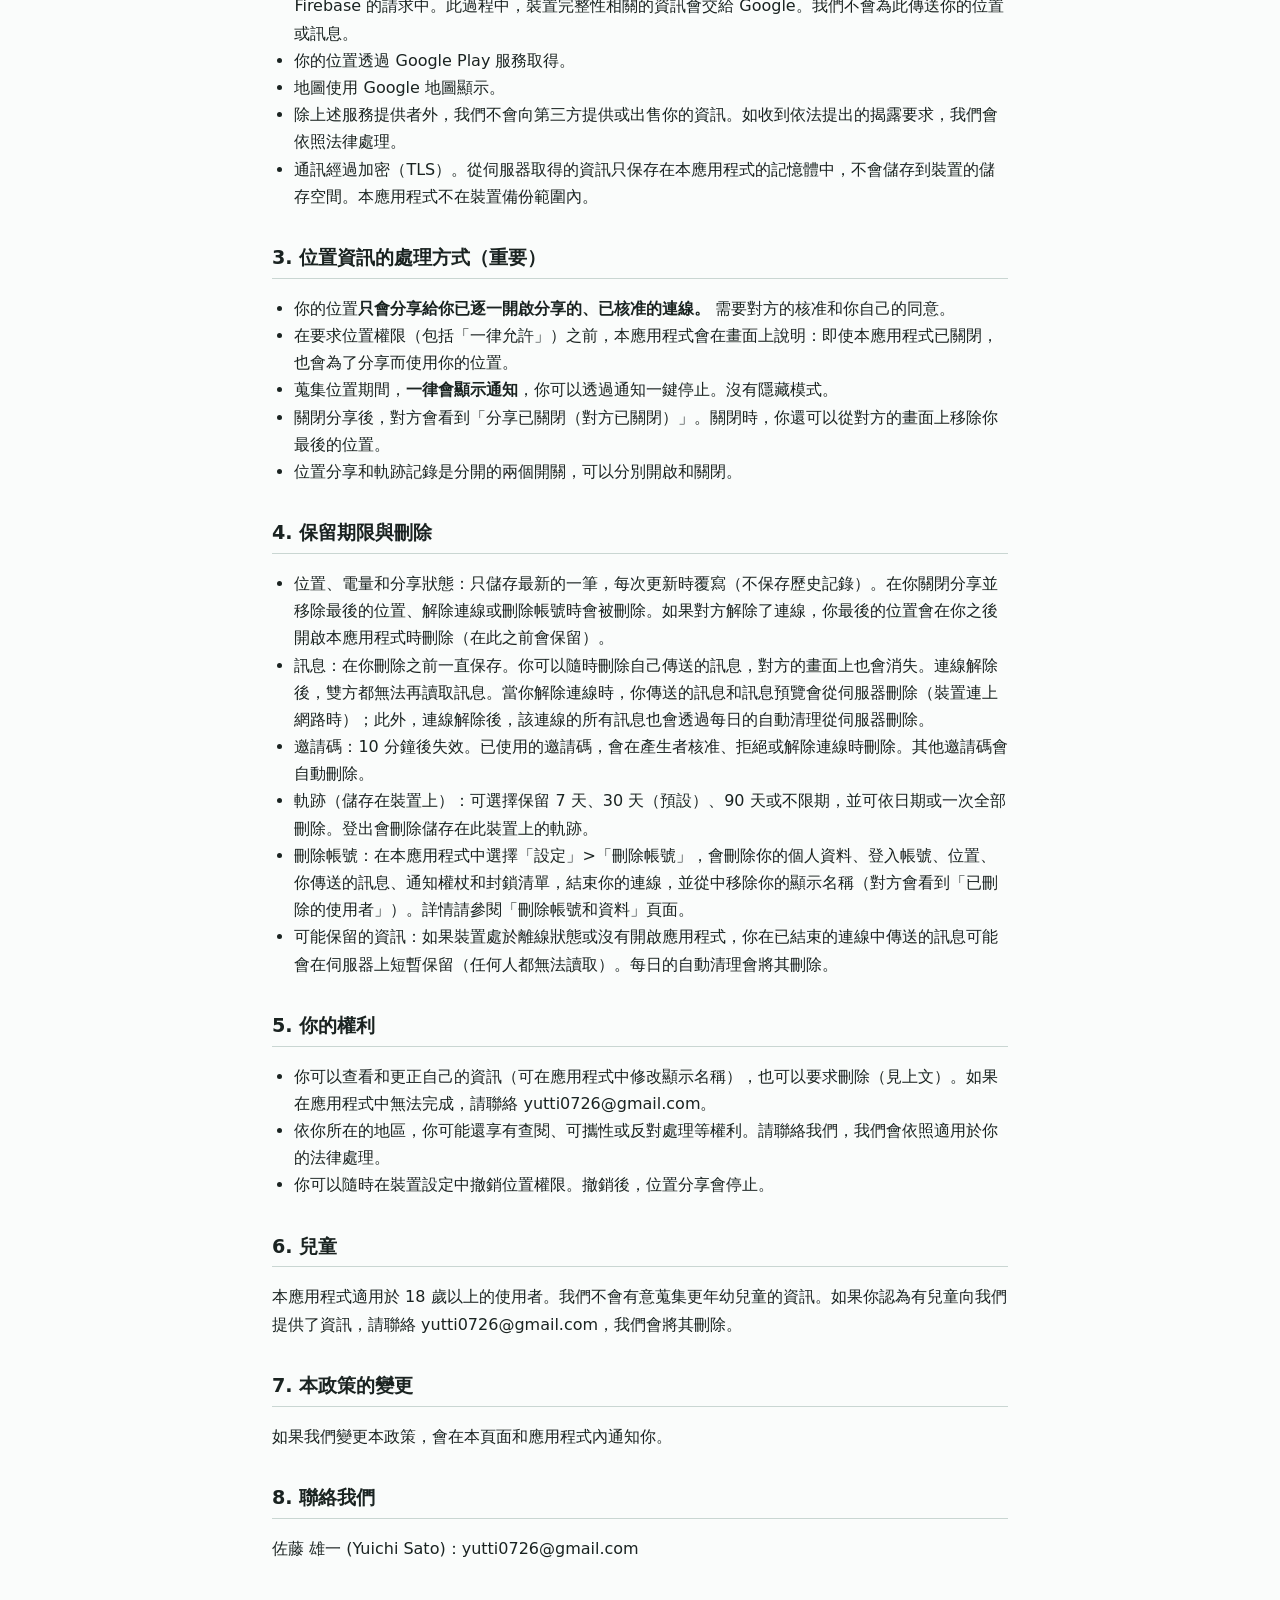
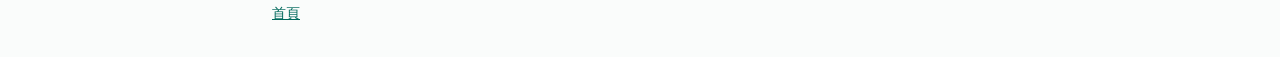
<file: privacy/zh-TW.html>
<!doctype html>
<html lang="zh-Hant">
<head>
<meta charset="utf-8">
<meta name="viewport" content="width=device-width, initial-scale=1">
<meta name="referrer" content="no-referrer">
<title>隱私權政策 - 現在在哪裡</title>
<link rel="stylesheet" href="../style.css">
</head>
<body>
<header><nav class="lang" aria-label="語言"><a href="en.html" hreflang="en" lang="en">English</a> | <a href="ja.html" hreflang="ja" lang="ja">日本語</a> | <a href="zh-CN.html" hreflang="zh-Hans" lang="zh-Hans">简体中文</a> | <span aria-current="page">繁體中文</span></nav></header>
<main>

<h1>隱私權政策</h1>
<p>營運者：佐藤 雄一 (Yuichi Sato) | 聯絡方式：yutti0726@gmail.com | 生效日期：2026-10-22</p>
<p>「現在在哪裡」（以下稱「本應用程式」）讓你只與已核准的人，並且僅在你開啟分享期間，分享位置、電量和訊息。本政策說明本應用程式蒐集哪些資訊、用途、儲存位置、保留多久，以及如何刪除。</p>
<h2>1. 我們蒐集的資訊及用途</h2>
<div class="table-wrap"><table><thead><tr><th>資訊</th><th>包含的內容</th><th>用途</th><th>誰能看到</th></tr></thead><tbody><tr><td>帳號</td><td>電子郵件地址、密碼（由驗證服務管理，本應用程式不儲存）（使用 Google 登入時，改為 Google 帳號的電子郵件地址和識別碼，而不是密碼）、顯示名稱</td><td>登入，以及向與你建立連線的人顯示的名稱</td><td>顯示名稱會讓你的連線看到，電子郵件地址不會</td></tr><tr><td>位置資訊</td><td>緯度、經度、精確度、更新時間；裝置的定位服務是否開啟</td><td>向你已開啟分享的、已核准的連線分享位置。分享開啟期間，<strong>即使本應用程式已關閉或沒有在使用</strong>，也會蒐集你的位置</td><td>只有你已開啟分享的、已核准的連線</td></tr><tr><td>電量</td><td>電量（%）以及是否正在充電</td><td>讓對方了解你裝置的狀態</td><td>與位置相同的人</td></tr><tr><td>分享狀態</td><td>分享中／你已關閉／定位服務已關閉／缺少權限，以及最後一次更新的時間</td><td>向對方顯示目前狀態，以及更新中斷的原因線索</td><td>與位置相同的人</td></tr><tr><td>訊息和貼圖</td><td>訊息內容、貼圖種類、傳送時間、已讀時間</td><td>一對一聊天</td><td>只有聊天對象</td></tr><tr><td>連線</td><td>對方的顯示名稱、核准和同意狀態、日期</td><td>管理連線</td><td>對方</td></tr><tr><td>通知資訊</td><td>推播通知權杖、本應用程式為此裝置產生的隨機識別碼、語言和地區</td><td>向你通知新訊息</td><td>其他人看不到</td></tr><tr><td>僅儲存在此裝置上</td><td>你的軌跡（移動記錄）和應用程式設定</td><td>讓你查看自己的歷史記錄</td><td><strong>不會離開你的裝置。</strong> 其他人也看不到</td></tr></tbody></table></div>
<ul><li>本應用程式不為廣告或使用情況分析而蒐集資訊，也沒有整合廣告或分析類的 SDK。不過，Google 提供的元件（Google Play 服務、Firebase、用於讀取 QR code 的 Google 掃描元件、Google 地圖）可能會為了自身運作而與 Google 通訊。它們具體傳送了什麼，我們無法確認。</li><li>本應用程式不會存取你的通訊錄、照片或麥克風。本應用程式本身也不會存取相機，QR code 由 Google 的掃描元件讀取。</li><li>「使用 Google 登入」是選用的（也可以使用電子郵件地址和密碼）。使用 Google 登入時，Google 會確認你的身分，並把你的電子郵件地址和 Google 帳號識別碼交給驗證服務（Firebase Authentication）。驗證服務也可能把 Google 提供的名稱和大頭貼網址作為登入記錄保留。<strong>本應用程式不會在畫面上或向其他人使用這些名稱、大頭貼或你的 Google 通訊錄。</strong> 本應用程式只使用你的電子郵件地址。</li></ul>
<h2>2. 資訊儲存位置與第三方</h2>
<ul><li>除僅儲存在裝置上的資訊外，其他資訊都由 Google Firebase（Authentication、Cloud Firestore 和 Cloud Messaging）儲存和處理。Google 是依照我們的指示處理資訊的服務提供者。資料儲存位置：Cloud Firestore: Tokyo (asia-northeast1)。</li><li>推播通知中只包含傳送者的顯示名稱和內部的連線識別碼。訊息內容和位置不會經過推播通知服務。</li><li>為了傳送推播通知，你傳送訊息後，本應用程式會把訊息識別碼、連線識別碼和登入權杖告知一個小型中繼程式（執行於 Google Apps Script，即 Google 的服務）。中繼程式會向伺服器核對這些資訊，然後請求 Firebase Cloud Messaging 通知對方。訊息內容和位置不會傳送給中繼程式。</li><li>為防止濫用，本應用程式使用 Firebase App Check（Google Play Integrity）。Google 會確認請求來自未被改動的 Android 裝置上的正版應用程式，應用程式會把驗證結果的權杖附在傳往 Firebase 的請求中。此過程中，裝置完整性相關的資訊會交給 Google。我們不會為此傳送你的位置或訊息。</li><li>你的位置透過 Google Play 服務取得。</li><li>地圖使用 Google 地圖顯示。</li><li>除上述服務提供者外，我們不會向第三方提供或出售你的資訊。如收到依法提出的揭露要求，我們會依照法律處理。</li><li>通訊經過加密（TLS）。從伺服器取得的資訊只保存在本應用程式的記憶體中，不會儲存到裝置的儲存空間。本應用程式不在裝置備份範圍內。</li></ul>
<h2>3. 位置資訊的處理方式（重要）</h2>
<ul><li>你的位置<strong>只會分享給你已逐一開啟分享的、已核准的連線。</strong> 需要對方的核准和你自己的同意。</li><li>在要求位置權限（包括「一律允許」）之前，本應用程式會在畫面上說明：即使本應用程式已關閉，也會為了分享而使用你的位置。</li><li>蒐集位置期間，<strong>一律會顯示通知</strong>，你可以透過通知一鍵停止。沒有隱藏模式。</li><li>關閉分享後，對方會看到「分享已關閉（對方已關閉）」。關閉時，你還可以從對方的畫面上移除你最後的位置。</li><li>位置分享和軌跡記錄是分開的兩個開關，可以分別開啟和關閉。</li></ul>
<h2>4. 保留期限與刪除</h2>
<ul><li>位置、電量和分享狀態：只儲存最新的一筆，每次更新時覆寫（不保存歷史記錄）。在你關閉分享並移除最後的位置、解除連線或刪除帳號時會被刪除。如果對方解除了連線，你最後的位置會在你之後開啟本應用程式時刪除（在此之前會保留）。</li><li>訊息：在你刪除之前一直保存。你可以隨時刪除自己傳送的訊息，對方的畫面上也會消失。連線解除後，雙方都無法再讀取訊息。當你解除連線時，你傳送的訊息和訊息預覽會從伺服器刪除（裝置連上網路時）；此外，連線解除後，該連線的所有訊息也會透過每日的自動清理從伺服器刪除。</li><li>邀請碼：10 分鐘後失效。已使用的邀請碼，會在產生者核准、拒絕或解除連線時刪除。其他邀請碼會自動刪除。</li><li>軌跡（儲存在裝置上）：可選擇保留 7 天、30 天（預設）、90 天或不限期，並可依日期或一次全部刪除。登出會刪除儲存在此裝置上的軌跡。</li><li>刪除帳號：在本應用程式中選擇「設定」&gt;「刪除帳號」，會刪除你的個人資料、登入帳號、位置、你傳送的訊息、通知權杖和封鎖清單，結束你的連線，並從中移除你的顯示名稱（對方會看到「已刪除的使用者」）。詳情請參閱「刪除帳號和資料」頁面。</li><li>可能保留的資訊：如果裝置處於離線狀態或沒有開啟應用程式，你在已結束的連線中傳送的訊息可能會在伺服器上短暫保留（任何人都無法讀取）。每日的自動清理會將其刪除。</li></ul>
<h2>5. 你的權利</h2>
<ul><li>你可以查看和更正自己的資訊（可在應用程式中修改顯示名稱），也可以要求刪除（見上文）。如果在應用程式中無法完成，請聯絡 yutti0726@gmail.com。</li><li>依你所在的地區，你可能還享有查閱、可攜性或反對處理等權利。請聯絡我們，我們會依照適用於你的法律處理。</li><li>你可以隨時在裝置設定中撤銷位置權限。撤銷後，位置分享會停止。</li></ul>
<h2>6. 兒童</h2>
<p>本應用程式適用於 18 歲以上的使用者。我們不會有意蒐集更年幼兒童的資訊。如果你認為有兒童向我們提供了資訊，請聯絡 yutti0726@gmail.com，我們會將其刪除。</p>
<h2>7. 本政策的變更</h2>
<p>如果我們變更本政策，會在本頁面和應用程式內通知你。</p>
<h2>8. 聯絡我們</h2>
<p>佐藤 雄一 (Yuichi Sato)：yutti0726@gmail.com</p>
</main>
<footer><a href="../index.html">首頁</a></footer>
</body>
</html>
</file>
<file: style.css>
:root{color-scheme:light dark;--bg:#fafcfb;--fg:#1a2321;--muted:#52615d;--line:#c9d6d2;--accent:#00695c;--mark:#fff3b0;--markfg:#3a3000}
@media (prefers-color-scheme:dark){:root{--bg:#0e1514;--fg:#e2eceb;--muted:#9db0ab;--line:#2c3b38;--accent:#4db6ac;--mark:#5c4a00;--markfg:#fff3b0}}
body{margin:0;background:var(--bg);color:var(--fg);font:16px/1.7 system-ui,-apple-system,"Segoe UI","Hiragino Sans","Noto Sans CJK JP","Noto Sans CJK SC","Noto Sans CJK TC",sans-serif}
main,header,footer{max-width:46rem;margin:0 auto;padding:0 16px}
header{padding-top:16px}
h1{font-size:1.6rem;line-height:1.3;margin:1.2rem 0 .6rem}
h2{font-size:1.2rem;margin:2rem 0 .4rem;border-bottom:1px solid var(--line);padding-bottom:.2rem}
h3{font-size:1.05rem;margin:1.4rem 0 .2rem}
a{color:var(--accent)}
nav.lang{font-size:.9rem;color:var(--muted)}
nav.lang [aria-current]{font-weight:700;color:var(--fg)}
.table-wrap{overflow-x:auto}
table{border-collapse:collapse;width:100%;font-size:.92rem}
th,td{border:1px solid var(--line);padding:6px 8px;vertical-align:top;text-align:left}
th{background:color-mix(in srgb,var(--line) 35%,transparent)}
blockquote{margin:1rem 0;padding:.4rem 1rem;border-left:4px solid var(--accent);color:var(--muted)}
code{font-family:ui-monospace,Menlo,Consolas,monospace;font-size:.92em}
mark.todo{background:var(--mark);color:var(--markfg);padding:0 .2em;border-radius:3px}
.draft{background:var(--mark);color:var(--markfg);padding:8px 12px;border-radius:6px;margin:12px 0;font-size:.92rem}
ul,ol{padding-left:1.4rem}
footer{color:var(--muted);font-size:.85rem;padding-bottom:32px;margin-top:2.5rem}
</file>
